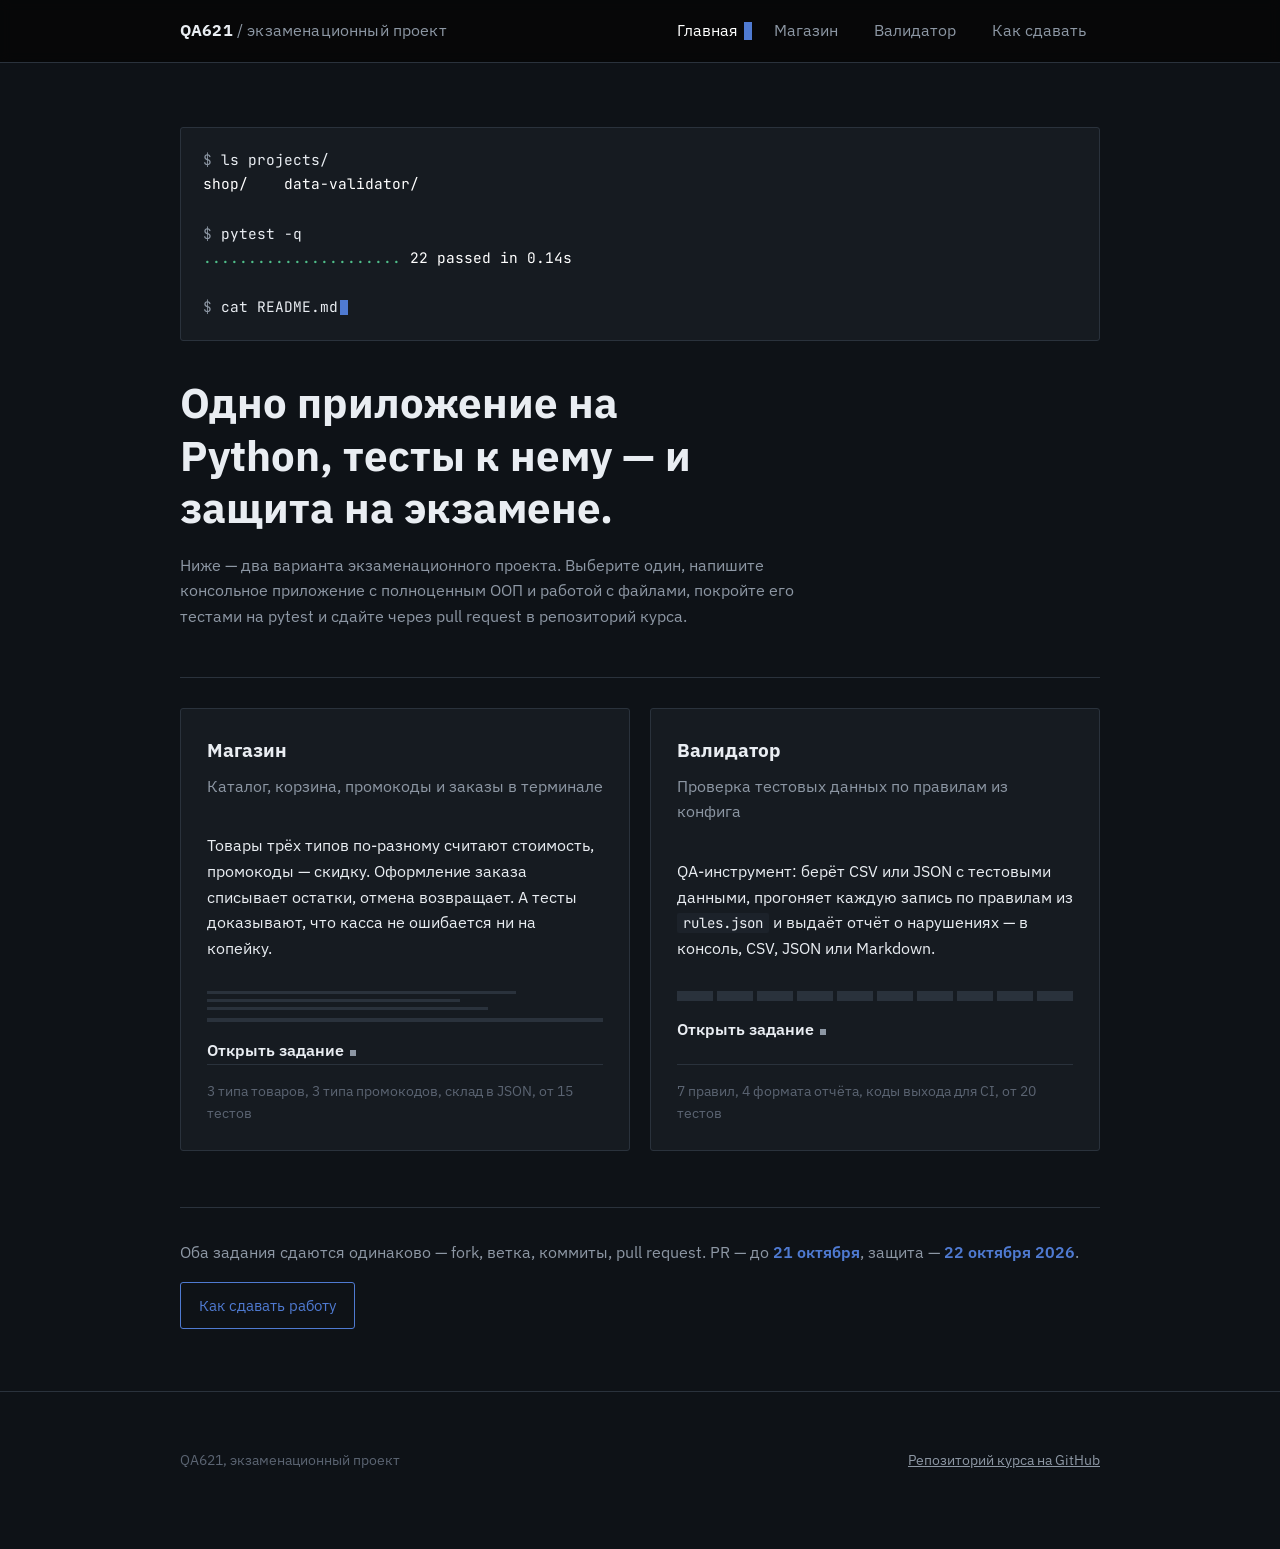
<file: docs/index.html>
<!doctype html>
<html lang="ru">
<head>
  <meta charset="utf-8" />
  <meta name="viewport" content="width=device-width, initial-scale=1" />
  <title>QA621 — экзаменационный проект</title>
  <meta name="description" content="Два варианта экзаменационного проекта курса QA621: Магазин и Валидатор. Выберите один, реализуйте на Python с тестами на pytest и сдайте через pull request." />
  <link rel="stylesheet" href="assets/style.css" />
</head>
<body>
  <header class="site-header">
    <div class="shell nav">
      <a class="nav-brand" href="index.html">QA621 <span class="dim">/ экзаменационный проект</span></a>
      <button class="nav-toggle" aria-expanded="false" aria-controls="nav-links" aria-label="Открыть меню"><span></span></button>
      <ul class="nav-links" id="nav-links">
        <li><a href="index.html" aria-current="page">Главная</a></li>
        <li><a href="shop.html">Магазин</a></li>
        <li><a href="validator.html">Валидатор</a></li>
        <li><a href="submission.html">Как сдавать</a></li>
      </ul>
    </div>
  </header>

  <section class="hero shell">
    <div class="terminal" role="img" aria-label="Терминал: ls projects/ выводит shop и data-validator, pytest -q сообщает, что все тесты прошли, затем cat README.md">
      <div class="line"><span class="prompt">$ </span><span class="type-cmd" style="--n:12; --d:0.15s">ls projects/</span></div>
      <div class="line type-out" style="--d:0.85s"><span class="out">shop/    data-validator/</span></div>
      <div class="line">&nbsp;</div>
      <div class="line"><span class="prompt">$ </span><span class="type-cmd" style="--n:9; --d:1.25s">pytest -q</span></div>
      <div class="line type-out" style="--d:1.95s"><span class="pass">......................</span><span class="out"> 22 passed in 0.14s</span></div>
      <div class="line">&nbsp;</div>
      <div class="line"><span class="prompt">$ </span><span class="type-cmd" style="--n:13; --d:2.35s">cat README.md</span><span class="caret" style="--d:2.95s"></span></div>
    </div>

    <h1>Одно приложение на Python, тесты к нему — и защита на экзамене.</h1>
    <p>
      Ниже — два варианта экзаменационного проекта. Выберите один, напишите
      консольное приложение с полноценным ООП и работой с файлами, покройте
      его тестами на pytest и сдайте через pull request в репозиторий курса.
    </p>
  </section>

  <main class="shell">
    <div class="grid-2">
      <a class="card shop" href="shop.html">
        <h3>Магазин</h3>
        <p class="tagline">Каталог, корзина, промокоды и заказы в терминале</p>
        <p>
          Товары трёх типов по-разному считают стоимость, промокоды — скидку.
          Оформление заказа списывает остатки, отмена возвращает. А тесты
          доказывают, что касса не ошибается ни на копейку.
        </p>
        <div class="receipt" aria-hidden="true">
          <span></span><span></span><span></span><span></span>
        </div>
        <span class="go">Открыть задание</span>
        <div class="meta">3 типа товаров, 3 типа промокодов, склад в JSON, от 15 тестов</div>
      </a>

      <a class="card validator" href="validator.html">
        <h3>Валидатор</h3>
        <p class="tagline">Проверка тестовых данных по правилам из конфига</p>
        <p>
          QA-инструмент: берёт CSV или JSON с тестовыми данными, прогоняет
          каждую запись по правилам из <code>rules.json</code> и выдаёт отчёт
          о нарушениях — в консоль, CSV, JSON или Markdown.
        </p>
        <div class="checks" aria-hidden="true">
          <span></span><span></span><span></span><span class="bad"></span><span></span><span></span><span></span><span class="bad"></span><span></span><span></span>
        </div>
        <span class="go">Открыть задание</span>
        <div class="meta">7 правил, 4 формата отчёта, коды выхода для CI, от 20 тестов</div>
      </a>
    </div>

    <div class="cta-footer">
      <p>Оба задания сдаются одинаково — fork, ветка, коммиты, pull request. PR — до <strong>21 октября</strong>, защита — <strong>22 октября 2026</strong>.</p>
      <a class="btn" href="submission.html">Как сдавать работу</a>
    </div>
  </main>

  <footer class="site-footer">
    <div class="shell row">
      <span>QA621, экзаменационный проект</span>
      <a href="https://github.com/ZakharMarinin/QA621-Final-Project" target="_blank" rel="noopener">Репозиторий курса на GitHub</a>
    </div>
  </footer>

  <script src="assets/script.js"></script>
</body>
</html>
</file>
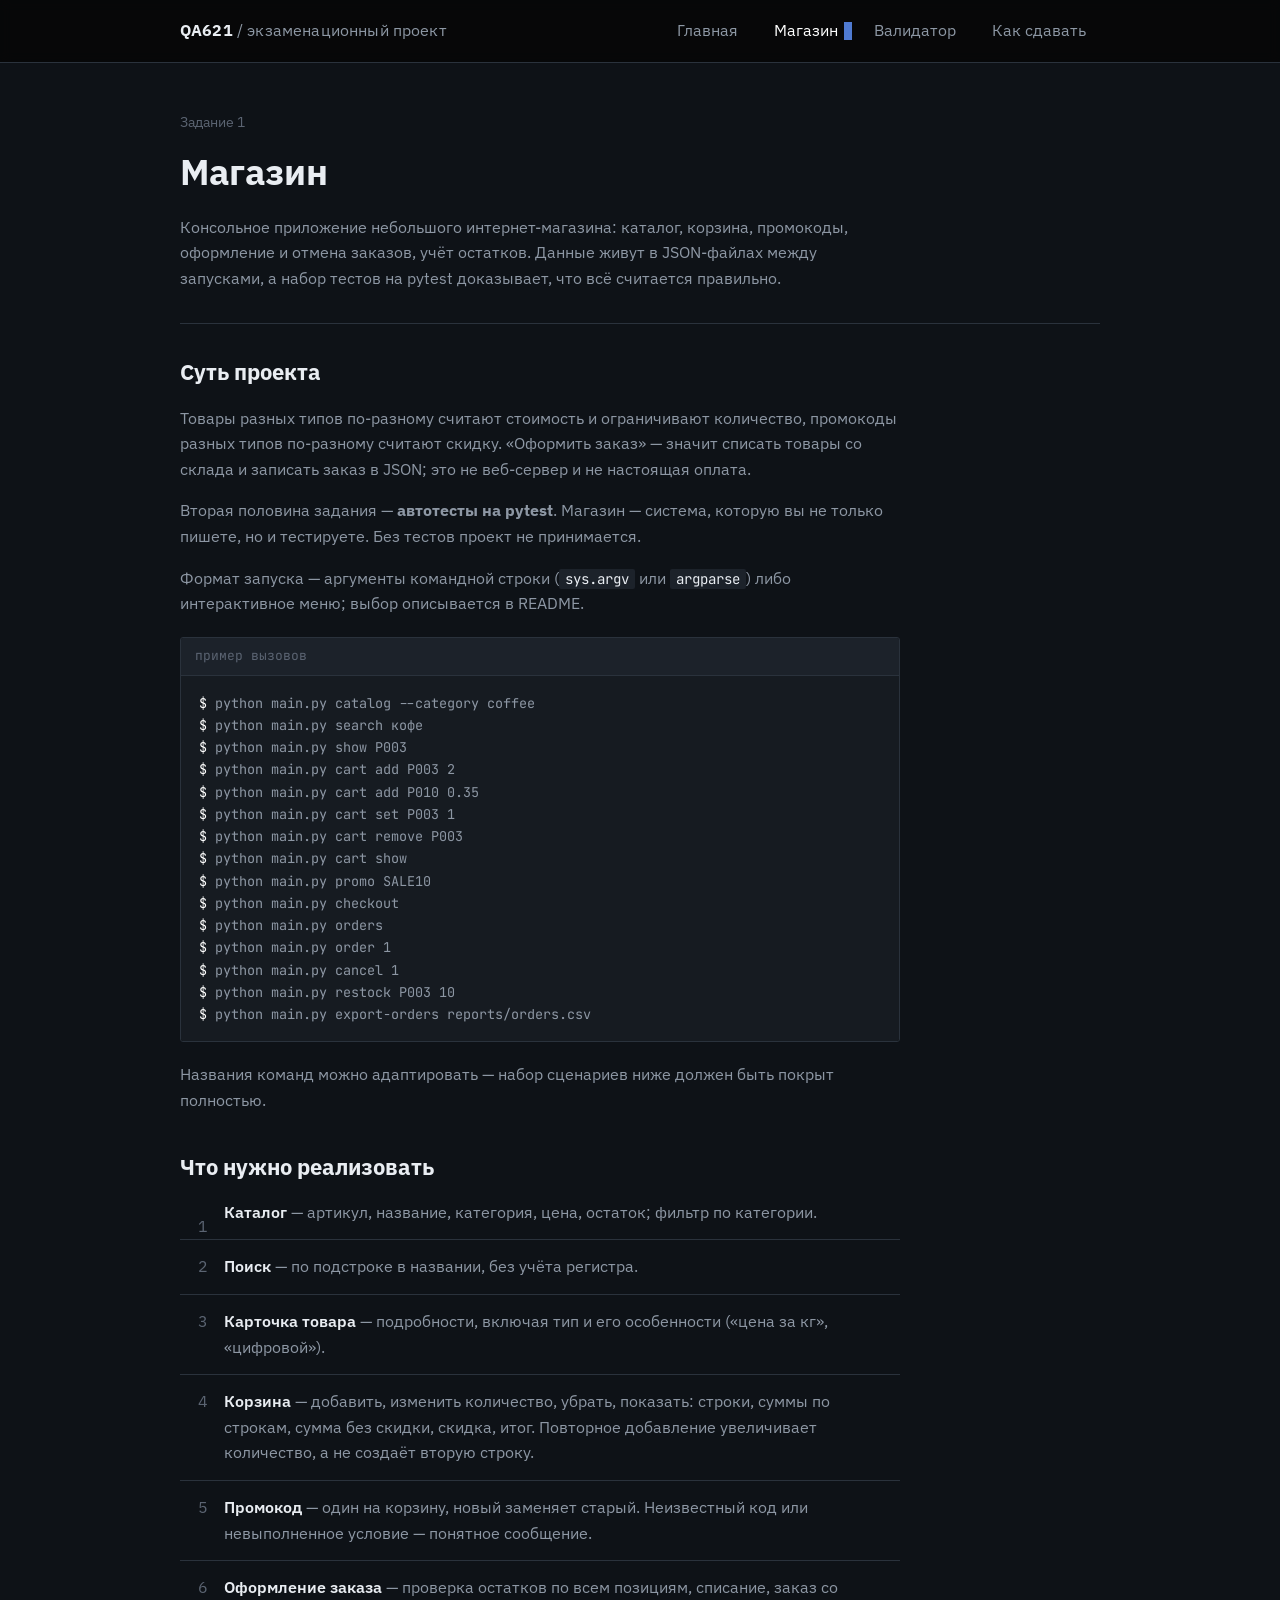
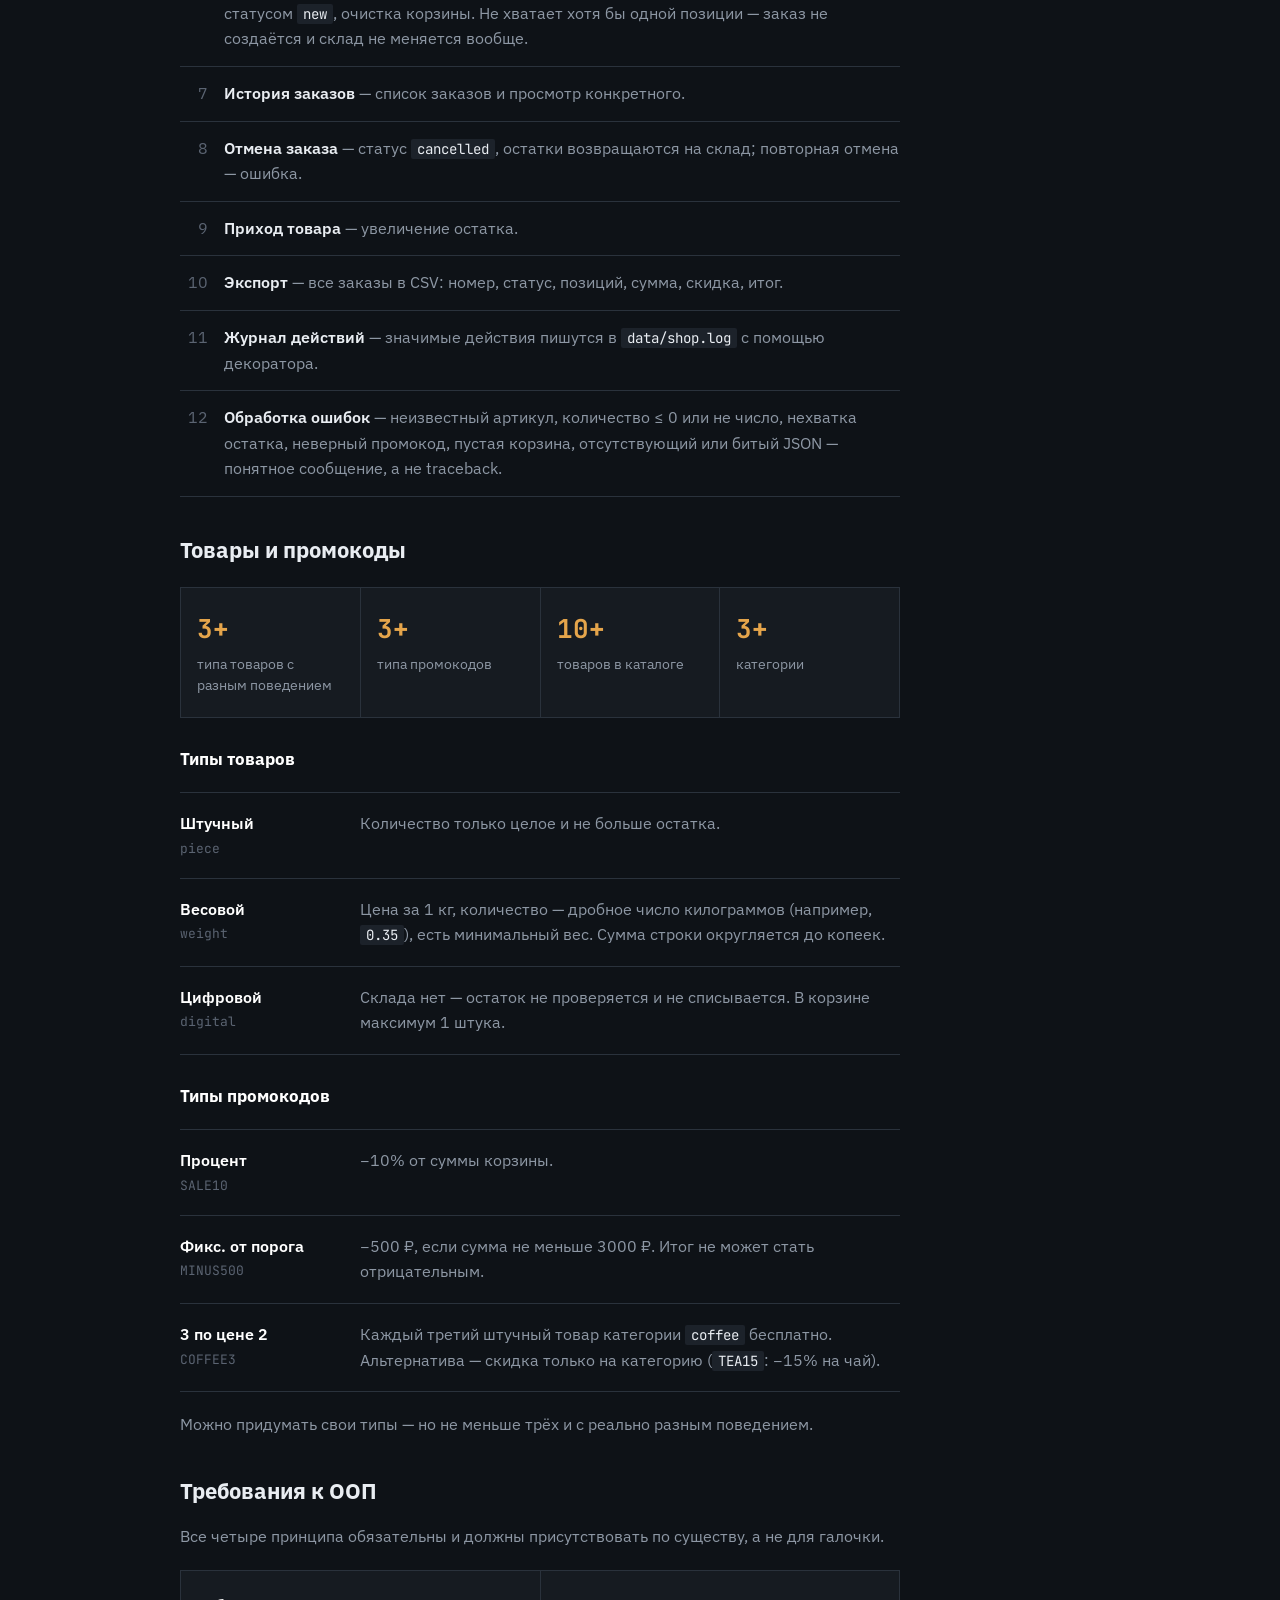
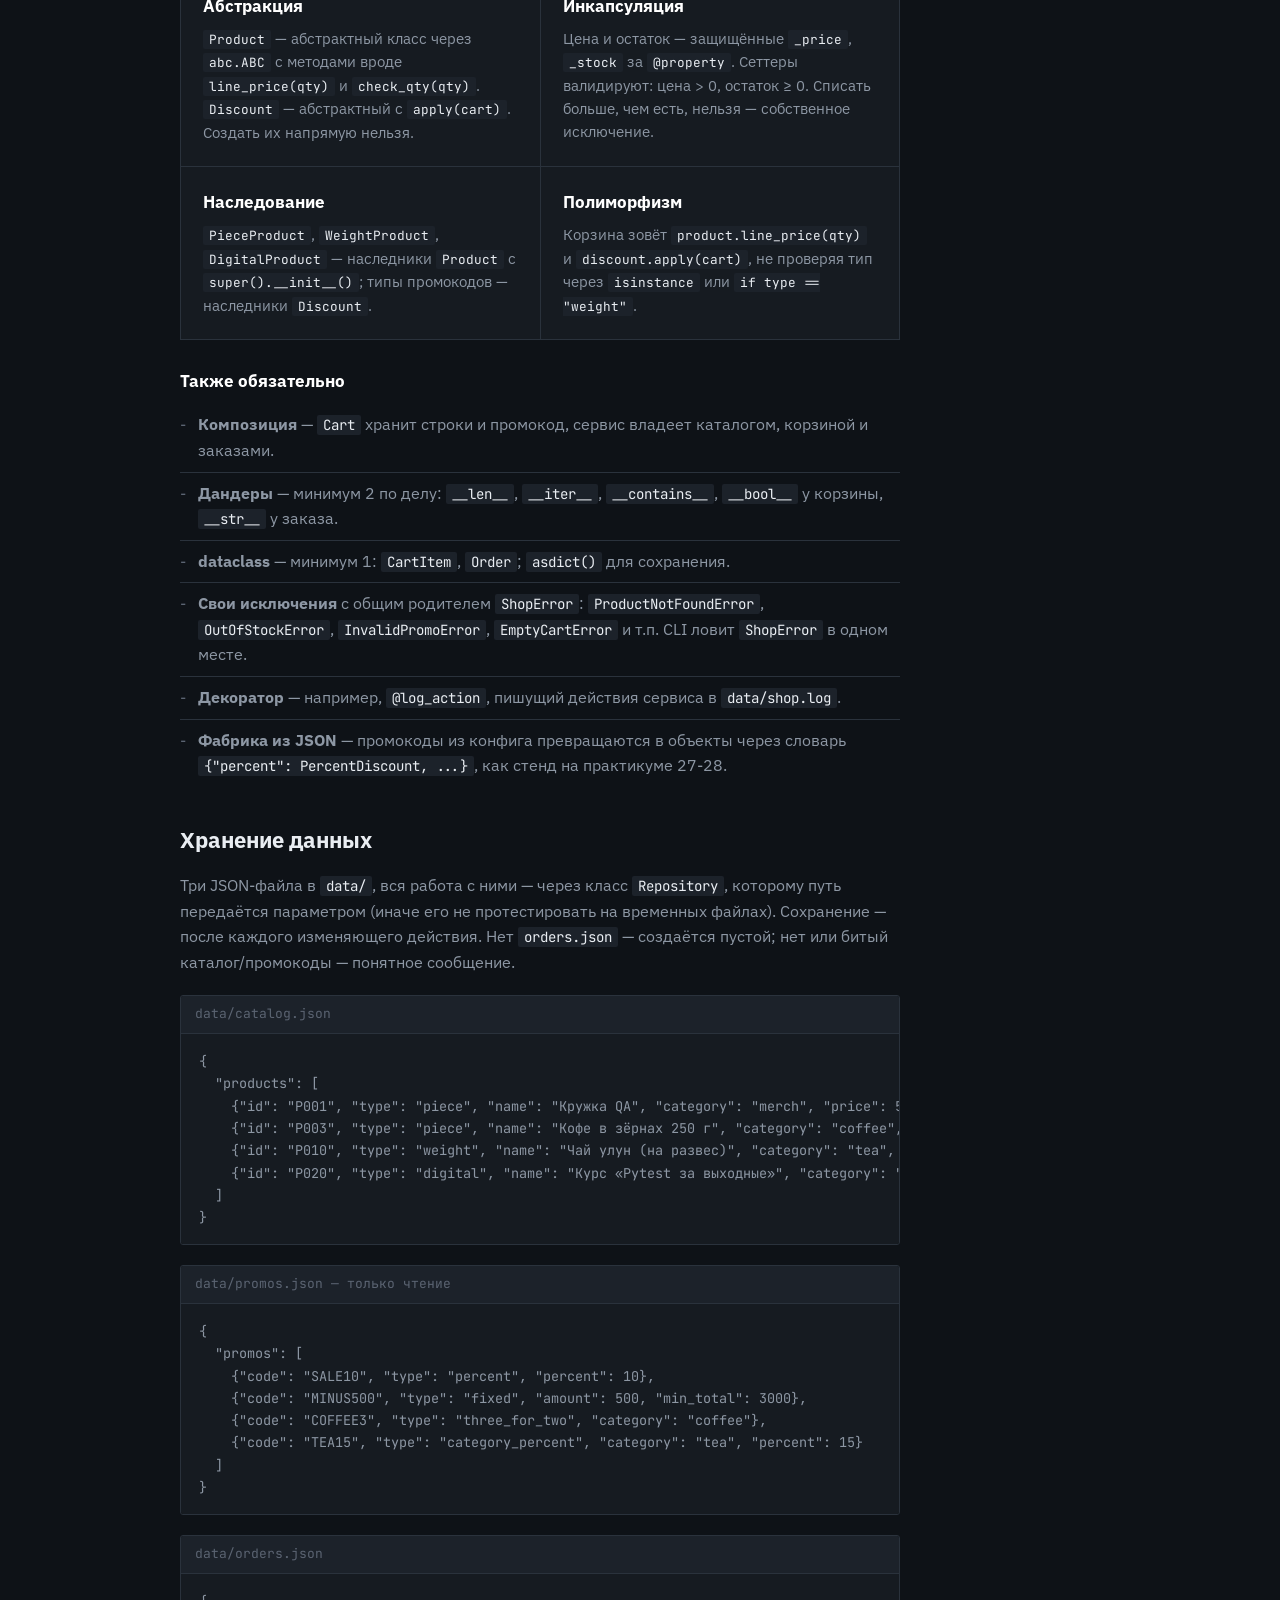
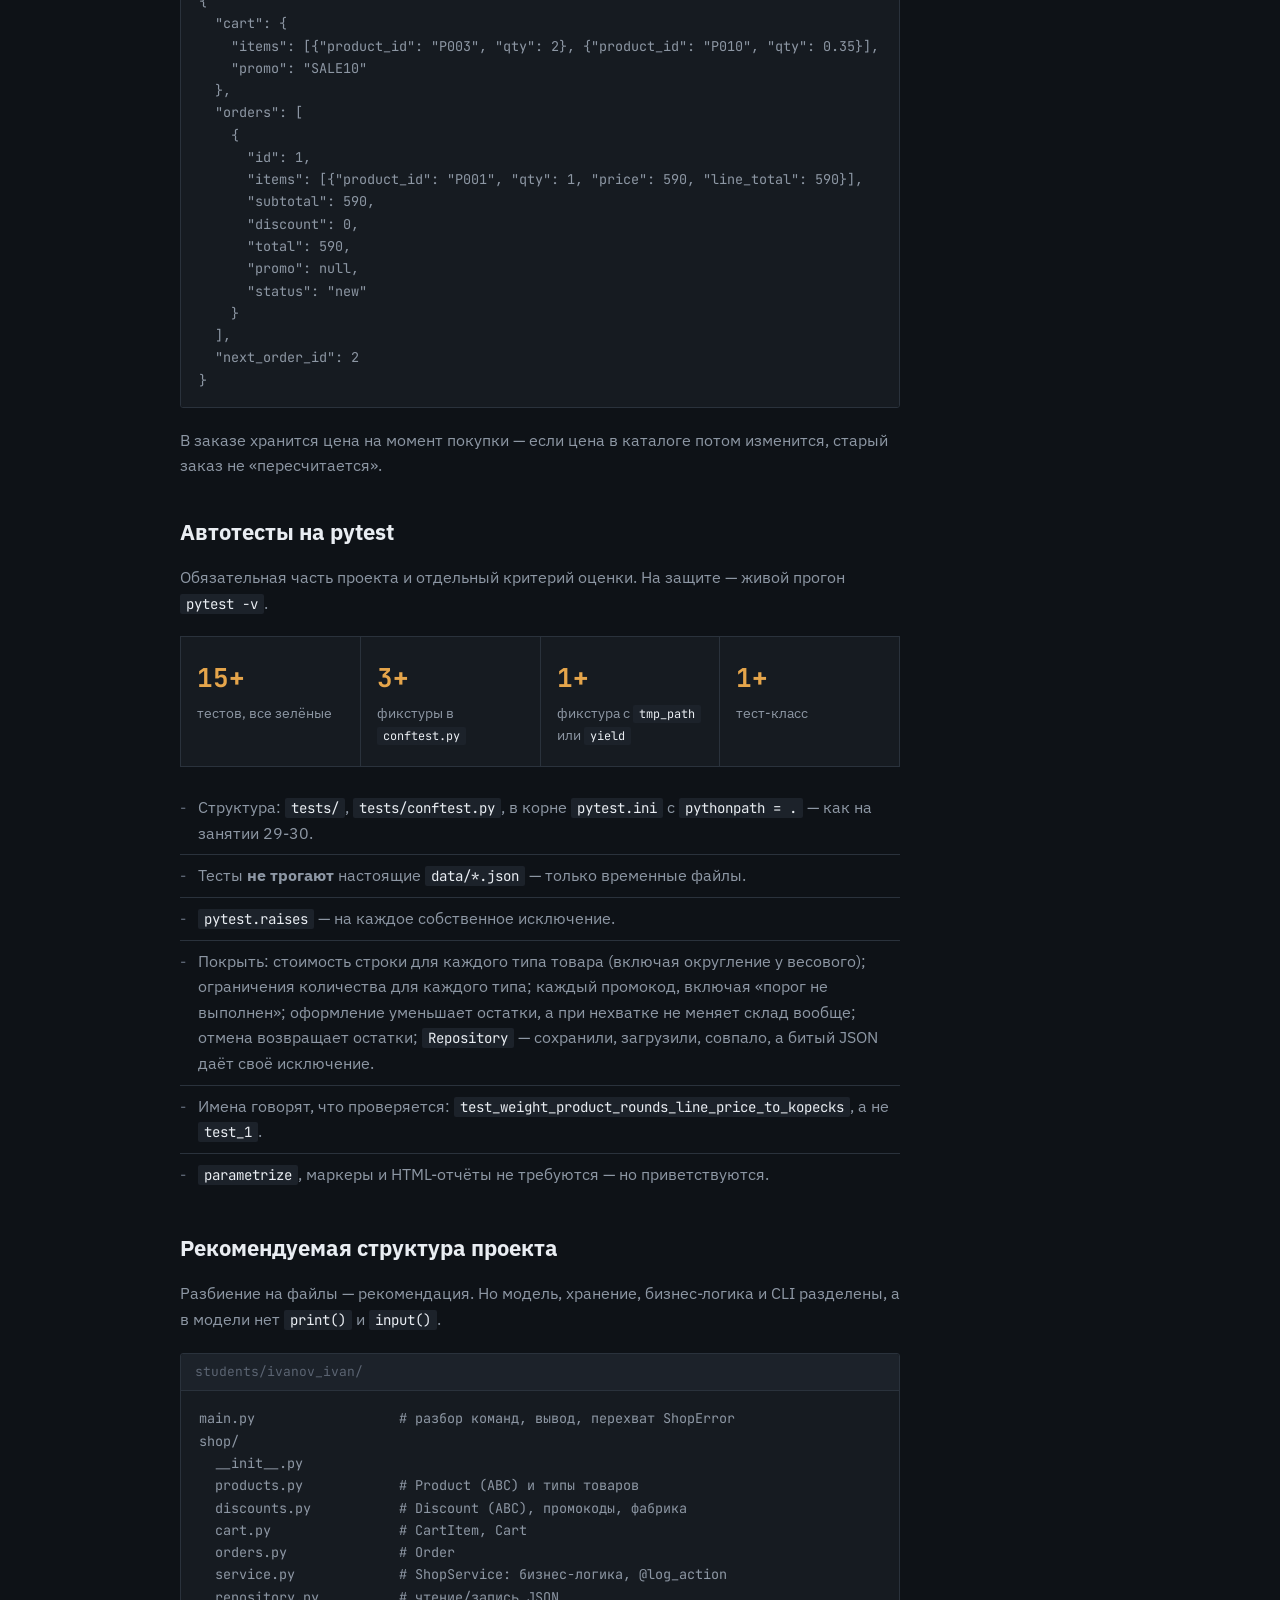
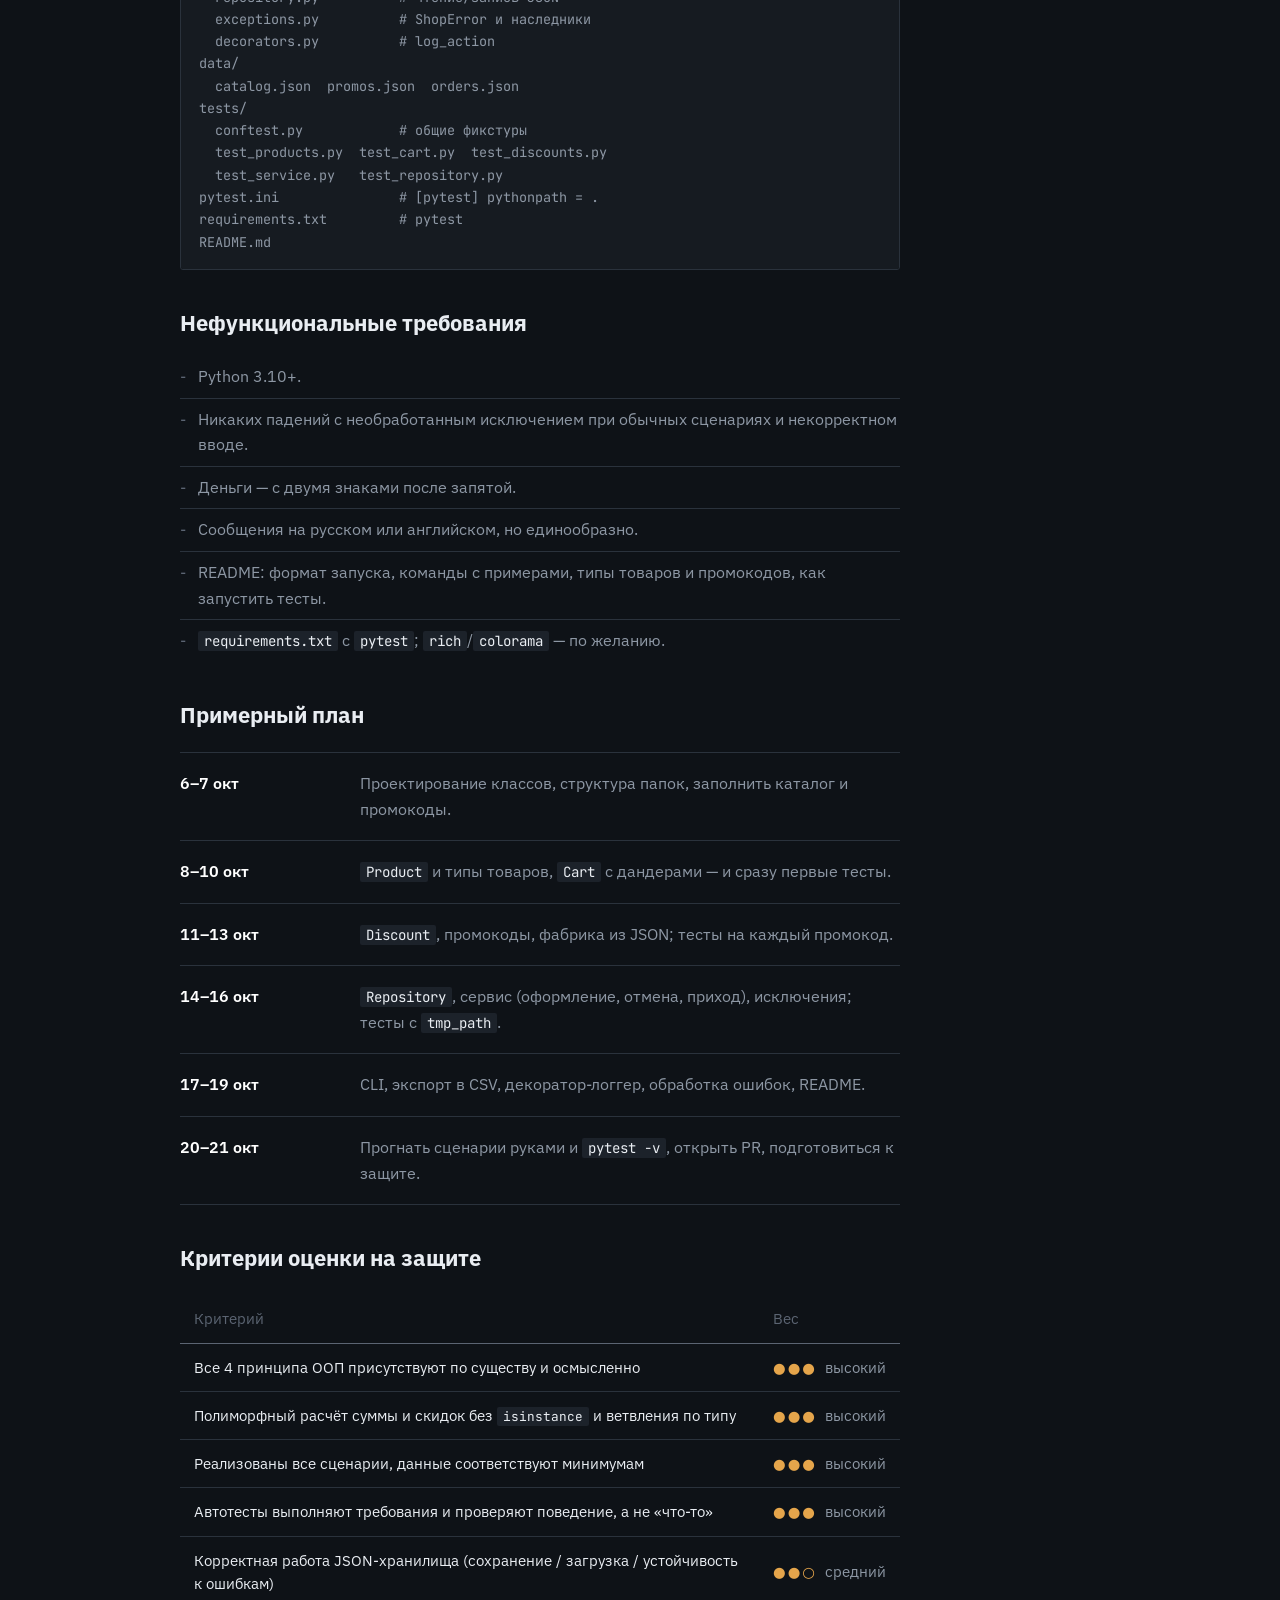
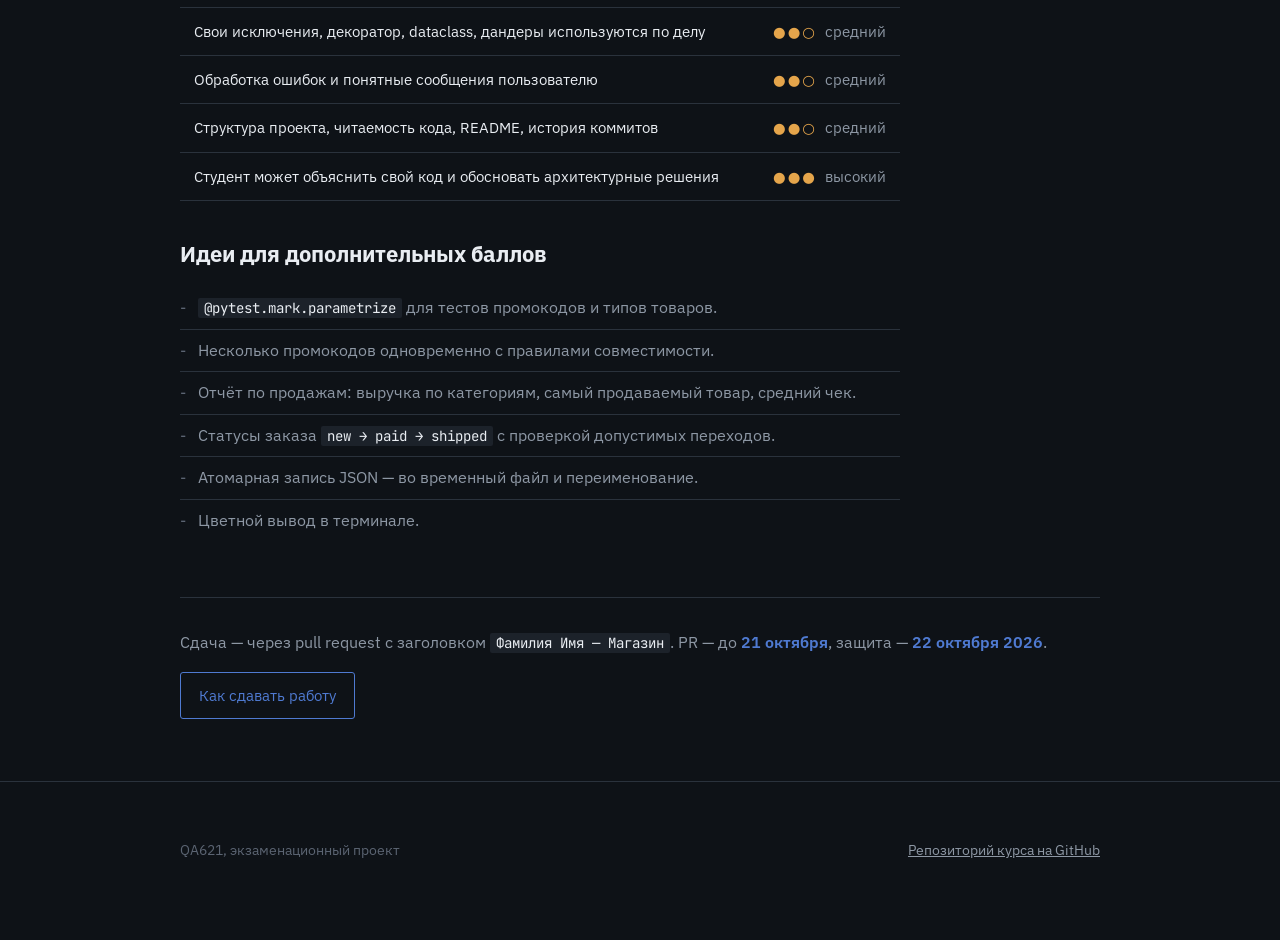
<file: docs/shop.html>
<!doctype html>
<html lang="ru">
<head>
  <meta charset="utf-8" />
  <meta name="viewport" content="width=device-width, initial-scale=1" />
  <title>Магазин — QA621</title>
  <meta name="description" content="ТЗ: Магазин — каталог, корзина, промокоды и заказы в терминале. Требования, ООП, хранение данных, автотесты, критерии оценки." />
  <link rel="stylesheet" href="assets/style.css" />
</head>
<body class="page-shop">
  <header class="site-header">
    <div class="shell nav">
      <a class="nav-brand" href="index.html">QA621 <span class="dim">/ экзаменационный проект</span></a>
      <button class="nav-toggle" aria-expanded="false" aria-controls="nav-links" aria-label="Открыть меню"><span></span></button>
      <ul class="nav-links" id="nav-links">
        <li><a href="index.html">Главная</a></li>
        <li><a href="shop.html" aria-current="page">Магазин</a></li>
        <li><a href="validator.html">Валидатор</a></li>
        <li><a href="submission.html">Как сдавать</a></li>
      </ul>
    </div>
  </header>

  <div class="shell page-title">
    <p class="kicker">Задание 1</p>
    <h1>Магазин</h1>
    <p>
      Консольное приложение небольшого интернет-магазина: каталог, корзина,
      промокоды, оформление и отмена заказов, учёт остатков. Данные живут в
      JSON-файлах между запусками, а набор тестов на pytest доказывает, что
      всё считается правильно.
    </p>
  </div>

  <main class="shell">
    <div class="prose">
      <section>
        <h2>Суть проекта</h2>
        <p>
          Товары разных типов по-разному считают стоимость и ограничивают
          количество, промокоды разных типов по-разному считают скидку.
          «Оформить заказ» — значит списать товары со склада и записать заказ
          в JSON; это не веб-сервер и не настоящая оплата.
        </p>
        <p>
          Вторая половина задания — <strong>автотесты на pytest</strong>.
          Магазин — система, которую вы не только пишете, но и тестируете.
          Без тестов проект не принимается.
        </p>
        <p>
          Формат запуска — аргументы командной строки (<code>sys.argv</code>
          или <code>argparse</code>) либо интерактивное меню; выбор описывается
          в README.
        </p>
        <div class="code-block">
          <div class="tab">пример вызовов</div>
          <pre><span class="hl">$</span> python main.py catalog --category coffee
<span class="hl">$</span> python main.py search кофе
<span class="hl">$</span> python main.py show P003
<span class="hl">$</span> python main.py cart add P003 2
<span class="hl">$</span> python main.py cart add P010 0.35
<span class="hl">$</span> python main.py cart set P003 1
<span class="hl">$</span> python main.py cart remove P003
<span class="hl">$</span> python main.py cart show
<span class="hl">$</span> python main.py promo SALE10
<span class="hl">$</span> python main.py checkout
<span class="hl">$</span> python main.py orders
<span class="hl">$</span> python main.py order 1
<span class="hl">$</span> python main.py cancel 1
<span class="hl">$</span> python main.py restock P003 10
<span class="hl">$</span> python main.py export-orders reports/orders.csv</pre>
        </div>
        <p>Названия команд можно адаптировать — набор сценариев ниже должен быть покрыт полностью.</p>
      </section>

      <section>
        <h2>Что нужно реализовать</h2>
        <ol class="reqs">
          <li><strong>Каталог</strong> — артикул, название, категория, цена, остаток; фильтр по категории.</li>
          <li><strong>Поиск</strong> — по подстроке в названии, без учёта регистра.</li>
          <li><strong>Карточка товара</strong> — подробности, включая тип и его особенности («цена за кг», «цифровой»).</li>
          <li><strong>Корзина</strong> — добавить, изменить количество, убрать, показать: строки, суммы по строкам, сумма без скидки, скидка, итог. Повторное добавление увеличивает количество, а не создаёт вторую строку.</li>
          <li><strong>Промокод</strong> — один на корзину, новый заменяет старый. Неизвестный код или невыполненное условие — понятное сообщение.</li>
          <li><strong>Оформление заказа</strong> — проверка остатков по всем позициям, списание, заказ со статусом <code>new</code>, очистка корзины. Не хватает хотя бы одной позиции — заказ не создаётся и склад не меняется вообще.</li>
          <li><strong>История заказов</strong> — список заказов и просмотр конкретного.</li>
          <li><strong>Отмена заказа</strong> — статус <code>cancelled</code>, остатки возвращаются на склад; повторная отмена — ошибка.</li>
          <li><strong>Приход товара</strong> — увеличение остатка.</li>
          <li><strong>Экспорт</strong> — все заказы в CSV: номер, статус, позиций, сумма, скидка, итог.</li>
          <li><strong>Журнал действий</strong> — значимые действия пишутся в <code>data/shop.log</code> с помощью декоратора.</li>
          <li><strong>Обработка ошибок</strong> — неизвестный артикул, количество ≤ 0 или не число, нехватка остатка, неверный промокод, пустая корзина, отсутствующий или битый JSON — понятное сообщение, а не traceback.</li>
        </ol>
      </section>

      <section>
        <h2>Товары и промокоды</h2>
        <div class="stats">
          <div class="stat"><div class="n">3+</div><div class="label">типа товаров с разным поведением</div></div>
          <div class="stat"><div class="n">3+</div><div class="label">типа промокодов</div></div>
          <div class="stat"><div class="n">10+</div><div class="label">товаров в каталоге</div></div>
          <div class="stat"><div class="n">3+</div><div class="label">категории</div></div>
        </div>
        <h3>Типы товаров</h3>
        <dl class="dl">
          <div class="dl-row">
            <dt>Штучный<span class="code">piece</span></dt>
            <dd>Количество только целое и не больше остатка.</dd>
          </div>
          <div class="dl-row">
            <dt>Весовой<span class="code">weight</span></dt>
            <dd>Цена за 1 кг, количество — дробное число килограммов (например, <code>0.35</code>), есть минимальный вес. Сумма строки округляется до копеек.</dd>
          </div>
          <div class="dl-row">
            <dt>Цифровой<span class="code">digital</span></dt>
            <dd>Склада нет — остаток не проверяется и не списывается. В корзине максимум 1 штука.</dd>
          </div>
        </dl>
        <h3>Типы промокодов</h3>
        <dl class="dl">
          <div class="dl-row">
            <dt>Процент<span class="code">SALE10</span></dt>
            <dd>−10% от суммы корзины.</dd>
          </div>
          <div class="dl-row">
            <dt>Фикс. от порога<span class="code">MINUS500</span></dt>
            <dd>−500 ₽, если сумма не меньше 3000 ₽. Итог не может стать отрицательным.</dd>
          </div>
          <div class="dl-row">
            <dt>3 по цене 2<span class="code">COFFEE3</span></dt>
            <dd>Каждый третий штучный товар категории <code>coffee</code> бесплатно. Альтернатива — скидка только на категорию (<code>TEA15</code>: −15% на чай).</dd>
          </div>
        </dl>
        <p>Можно придумать свои типы — но не меньше трёх и с реально разным поведением.</p>
      </section>

      <section>
        <h2>Требования к ООП</h2>
        <p>Все четыре принципа обязательны и должны присутствовать по существу, а не для галочки.</p>
        <div class="principles">
          <div class="principle">
            <h3>Абстракция</h3>
            <p><code>Product</code> — абстрактный класс через <code>abc.ABC</code> с методами вроде <code>line_price(qty)</code> и <code>check_qty(qty)</code>. <code>Discount</code> — абстрактный с <code>apply(cart)</code>. Создать их напрямую нельзя.</p>
          </div>
          <div class="principle">
            <h3>Инкапсуляция</h3>
            <p>Цена и остаток — защищённые <code>_price</code>, <code>_stock</code> за <code>@property</code>. Сеттеры валидируют: цена &gt; 0, остаток ≥ 0. Списать больше, чем есть, нельзя — собственное исключение.</p>
          </div>
          <div class="principle">
            <h3>Наследование</h3>
            <p><code>PieceProduct</code>, <code>WeightProduct</code>, <code>DigitalProduct</code> — наследники <code>Product</code> с <code>super().__init__()</code>; типы промокодов — наследники <code>Discount</code>.</p>
          </div>
          <div class="principle">
            <h3>Полиморфизм</h3>
            <p>Корзина зовёт <code>product.line_price(qty)</code> и <code>discount.apply(cart)</code>, не проверяя тип через <code>isinstance</code> или <code>if type == "weight"</code>.</p>
          </div>
        </div>
        <h3>Также обязательно</h3>
        <ul class="plain">
          <li><strong>Композиция</strong> — <code>Cart</code> хранит строки и промокод, сервис владеет каталогом, корзиной и заказами.</li>
          <li><strong>Дандеры</strong> — минимум 2 по делу: <code>__len__</code>, <code>__iter__</code>, <code>__contains__</code>, <code>__bool__</code> у корзины, <code>__str__</code> у заказа.</li>
          <li><strong>dataclass</strong> — минимум 1: <code>CartItem</code>, <code>Order</code>; <code>asdict()</code> для сохранения.</li>
          <li><strong>Свои исключения</strong> с общим родителем <code>ShopError</code>: <code>ProductNotFoundError</code>, <code>OutOfStockError</code>, <code>InvalidPromoError</code>, <code>EmptyCartError</code> и т.п. CLI ловит <code>ShopError</code> в одном месте.</li>
          <li><strong>Декоратор</strong> — например, <code>@log_action</code>, пишущий действия сервиса в <code>data/shop.log</code>.</li>
          <li><strong>Фабрика из JSON</strong> — промокоды из конфига превращаются в объекты через словарь <code>{"percent": PercentDiscount, ...}</code>, как стенд на практикуме 27-28.</li>
        </ul>
      </section>

      <section>
        <h2>Хранение данных</h2>
        <p>
          Три JSON-файла в <code>data/</code>, вся работа с ними — через класс
          <code>Repository</code>, которому путь передаётся параметром (иначе его
          не протестировать на временных файлах). Сохранение — после каждого
          изменяющего действия. Нет <code>orders.json</code> — создаётся пустой;
          нет или битый каталог/промокоды — понятное сообщение.
        </p>
        <div class="code-block">
          <div class="tab">data/catalog.json</div>
          <pre>{
  "products": [
    {"id": "P001", "type": "piece", "name": "Кружка QA", "category": "merch", "price": 590, "stock": 12},
    {"id": "P003", "type": "piece", "name": "Кофе в зёрнах 250 г", "category": "coffee", "price": 790, "stock": 8},
    {"id": "P010", "type": "weight", "name": "Чай улун (на развес)", "category": "tea", "price_per_kg": 2400, "min_kg": 0.1, "stock_kg": 3.5},
    {"id": "P020", "type": "digital", "name": "Курс «Pytest за выходные»", "category": "courses", "price": 1990}
  ]
}</pre>
        </div>
        <div class="code-block">
          <div class="tab">data/promos.json — только чтение</div>
          <pre>{
  "promos": [
    {"code": "SALE10", "type": "percent", "percent": 10},
    {"code": "MINUS500", "type": "fixed", "amount": 500, "min_total": 3000},
    {"code": "COFFEE3", "type": "three_for_two", "category": "coffee"},
    {"code": "TEA15", "type": "category_percent", "category": "tea", "percent": 15}
  ]
}</pre>
        </div>
        <div class="code-block">
          <div class="tab">data/orders.json</div>
          <pre>{
  "cart": {
    "items": [{"product_id": "P003", "qty": 2}, {"product_id": "P010", "qty": 0.35}],
    "promo": "SALE10"
  },
  "orders": [
    {
      "id": 1,
      "items": [{"product_id": "P001", "qty": 1, "price": 590, "line_total": 590}],
      "subtotal": 590,
      "discount": 0,
      "total": 590,
      "promo": null,
      "status": "new"
    }
  ],
  "next_order_id": 2
}</pre>
        </div>
        <p>В заказе хранится цена на момент покупки — если цена в каталоге потом изменится, старый заказ не «пересчитается».</p>
      </section>

      <section>
        <h2>Автотесты на pytest</h2>
        <p>Обязательная часть проекта и отдельный критерий оценки. На защите — живой прогон <code>pytest -v</code>.</p>
        <div class="stats">
          <div class="stat"><div class="n">15+</div><div class="label">тестов, все зелёные</div></div>
          <div class="stat"><div class="n">3+</div><div class="label">фикстуры в <code>conftest.py</code></div></div>
          <div class="stat"><div class="n">1+</div><div class="label">фикстура с <code>tmp_path</code> или <code>yield</code></div></div>
          <div class="stat"><div class="n">1+</div><div class="label">тест-класс</div></div>
        </div>
        <ul class="plain">
          <li>Структура: <code>tests/</code>, <code>tests/conftest.py</code>, в корне <code>pytest.ini</code> с <code>pythonpath = .</code> — как на занятии 29-30.</li>
          <li>Тесты <strong>не трогают</strong> настоящие <code>data/*.json</code> — только временные файлы.</li>
          <li><code>pytest.raises</code> — на каждое собственное исключение.</li>
          <li>Покрыть: стоимость строки для каждого типа товара (включая округление у весового); ограничения количества для каждого типа; каждый промокод, включая «порог не выполнен»; оформление уменьшает остатки, а при нехватке не меняет склад вообще; отмена возвращает остатки; <code>Repository</code> — сохранили, загрузили, совпало, а битый JSON даёт своё исключение.</li>
          <li>Имена говорят, что проверяется: <code>test_weight_product_rounds_line_price_to_kopecks</code>, а не <code>test_1</code>.</li>
          <li><code>parametrize</code>, маркеры и HTML-отчёты не требуются — но приветствуются.</li>
        </ul>
      </section>

      <section>
        <h2>Рекомендуемая структура проекта</h2>
        <p>Разбиение на файлы — рекомендация. Но модель, хранение, бизнес-логика и CLI разделены, а в модели нет <code>print()</code> и <code>input()</code>.</p>
        <div class="code-block">
          <div class="tab">students/ivanov_ivan/</div>
          <pre>main.py                  # разбор команд, вывод, перехват ShopError
shop/
  __init__.py
  products.py            # Product (ABC) и типы товаров
  discounts.py           # Discount (ABC), промокоды, фабрика
  cart.py                # CartItem, Cart
  orders.py              # Order
  service.py             # ShopService: бизнес-логика, @log_action
  repository.py          # чтение/запись JSON
  exceptions.py          # ShopError и наследники
  decorators.py          # log_action
data/
  catalog.json  promos.json  orders.json
tests/
  conftest.py            # общие фикстуры
  test_products.py  test_cart.py  test_discounts.py
  test_service.py   test_repository.py
pytest.ini               # [pytest] pythonpath = .
requirements.txt         # pytest
README.md</pre>
        </div>
      </section>

      <section>
        <h2>Нефункциональные требования</h2>
        <ul class="plain">
          <li>Python 3.10+.</li>
          <li>Никаких падений с необработанным исключением при обычных сценариях и некорректном вводе.</li>
          <li>Деньги — с двумя знаками после запятой.</li>
          <li>Сообщения на русском или английском, но единообразно.</li>
          <li>README: формат запуска, команды с примерами, типы товаров и промокодов, как запустить тесты.</li>
          <li><code>requirements.txt</code> с <code>pytest</code>; <code>rich</code>/<code>colorama</code> — по желанию.</li>
        </ul>
      </section>

      <section>
        <h2>Примерный план</h2>
        <dl class="dl">
          <div class="dl-row"><dt>6–7 окт</dt><dd>Проектирование классов, структура папок, заполнить каталог и промокоды.</dd></div>
          <div class="dl-row"><dt>8–10 окт</dt><dd><code>Product</code> и типы товаров, <code>Cart</code> с дандерами — и сразу первые тесты.</dd></div>
          <div class="dl-row"><dt>11–13 окт</dt><dd><code>Discount</code>, промокоды, фабрика из JSON; тесты на каждый промокод.</dd></div>
          <div class="dl-row"><dt>14–16 окт</dt><dd><code>Repository</code>, сервис (оформление, отмена, приход), исключения; тесты с <code>tmp_path</code>.</dd></div>
          <div class="dl-row"><dt>17–19 окт</dt><dd>CLI, экспорт в CSV, декоратор-логгер, обработка ошибок, README.</dd></div>
          <div class="dl-row"><dt>20–21 окт</dt><dd>Прогнать сценарии руками и <code>pytest -v</code>, открыть PR, подготовиться к защите.</dd></div>
        </dl>
      </section>

      <section>
        <h2>Критерии оценки на защите</h2>
        <div class="table-wrap">
          <table class="criteria">
            <thead>
              <tr><th>Критерий</th><th>Вес</th></tr>
            </thead>
            <tbody>
              <tr><td>Все 4 принципа ООП присутствуют по существу и осмысленно</td><td class="weight"><span class="dots" aria-hidden="true">●●●</span>высокий</td></tr>
              <tr><td>Полиморфный расчёт суммы и скидок без <code>isinstance</code> и ветвления по типу</td><td class="weight"><span class="dots" aria-hidden="true">●●●</span>высокий</td></tr>
              <tr><td>Реализованы все сценарии, данные соответствуют минимумам</td><td class="weight"><span class="dots" aria-hidden="true">●●●</span>высокий</td></tr>
              <tr><td>Автотесты выполняют требования и проверяют поведение, а не «что-то»</td><td class="weight"><span class="dots" aria-hidden="true">●●●</span>высокий</td></tr>
              <tr><td>Корректная работа JSON-хранилища (сохранение / загрузка / устойчивость к ошибкам)</td><td class="weight"><span class="dots" aria-hidden="true">●●○</span>средний</td></tr>
              <tr><td>Свои исключения, декоратор, dataclass, дандеры используются по делу</td><td class="weight"><span class="dots" aria-hidden="true">●●○</span>средний</td></tr>
              <tr><td>Обработка ошибок и понятные сообщения пользователю</td><td class="weight"><span class="dots" aria-hidden="true">●●○</span>средний</td></tr>
              <tr><td>Структура проекта, читаемость кода, README, история коммитов</td><td class="weight"><span class="dots" aria-hidden="true">●●○</span>средний</td></tr>
              <tr><td>Студент может объяснить свой код и обосновать архитектурные решения</td><td class="weight"><span class="dots" aria-hidden="true">●●●</span>высокий</td></tr>
            </tbody>
          </table>
        </div>
      </section>

      <section>
        <h2>Идеи для дополнительных баллов</h2>
        <ul class="plain">
          <li><code>@pytest.mark.parametrize</code> для тестов промокодов и типов товаров.</li>
          <li>Несколько промокодов одновременно с правилами совместимости.</li>
          <li>Отчёт по продажам: выручка по категориям, самый продаваемый товар, средний чек.</li>
          <li>Статусы заказа <code>new → paid → shipped</code> с проверкой допустимых переходов.</li>
          <li>Атомарная запись JSON — во временный файл и переименование.</li>
          <li>Цветной вывод в терминале.</li>
        </ul>
      </section>
    </div>

    <div class="cta-footer">
      <p>Сдача — через pull request с заголовком <code>Фамилия Имя — Магазин</code>. PR — до <strong>21 октября</strong>, защита — <strong>22 октября 2026</strong>.</p>
      <a class="btn" href="submission.html">Как сдавать работу</a>
    </div>
  </main>

  <footer class="site-footer">
    <div class="shell row">
      <span>QA621, экзаменационный проект</span>
      <a href="https://github.com/ZakharMarinin/QA621-Final-Project" target="_blank" rel="noopener">Репозиторий курса на GitHub</a>
    </div>
  </footer>

  <script src="assets/script.js"></script>
</body>
</html>
</file>
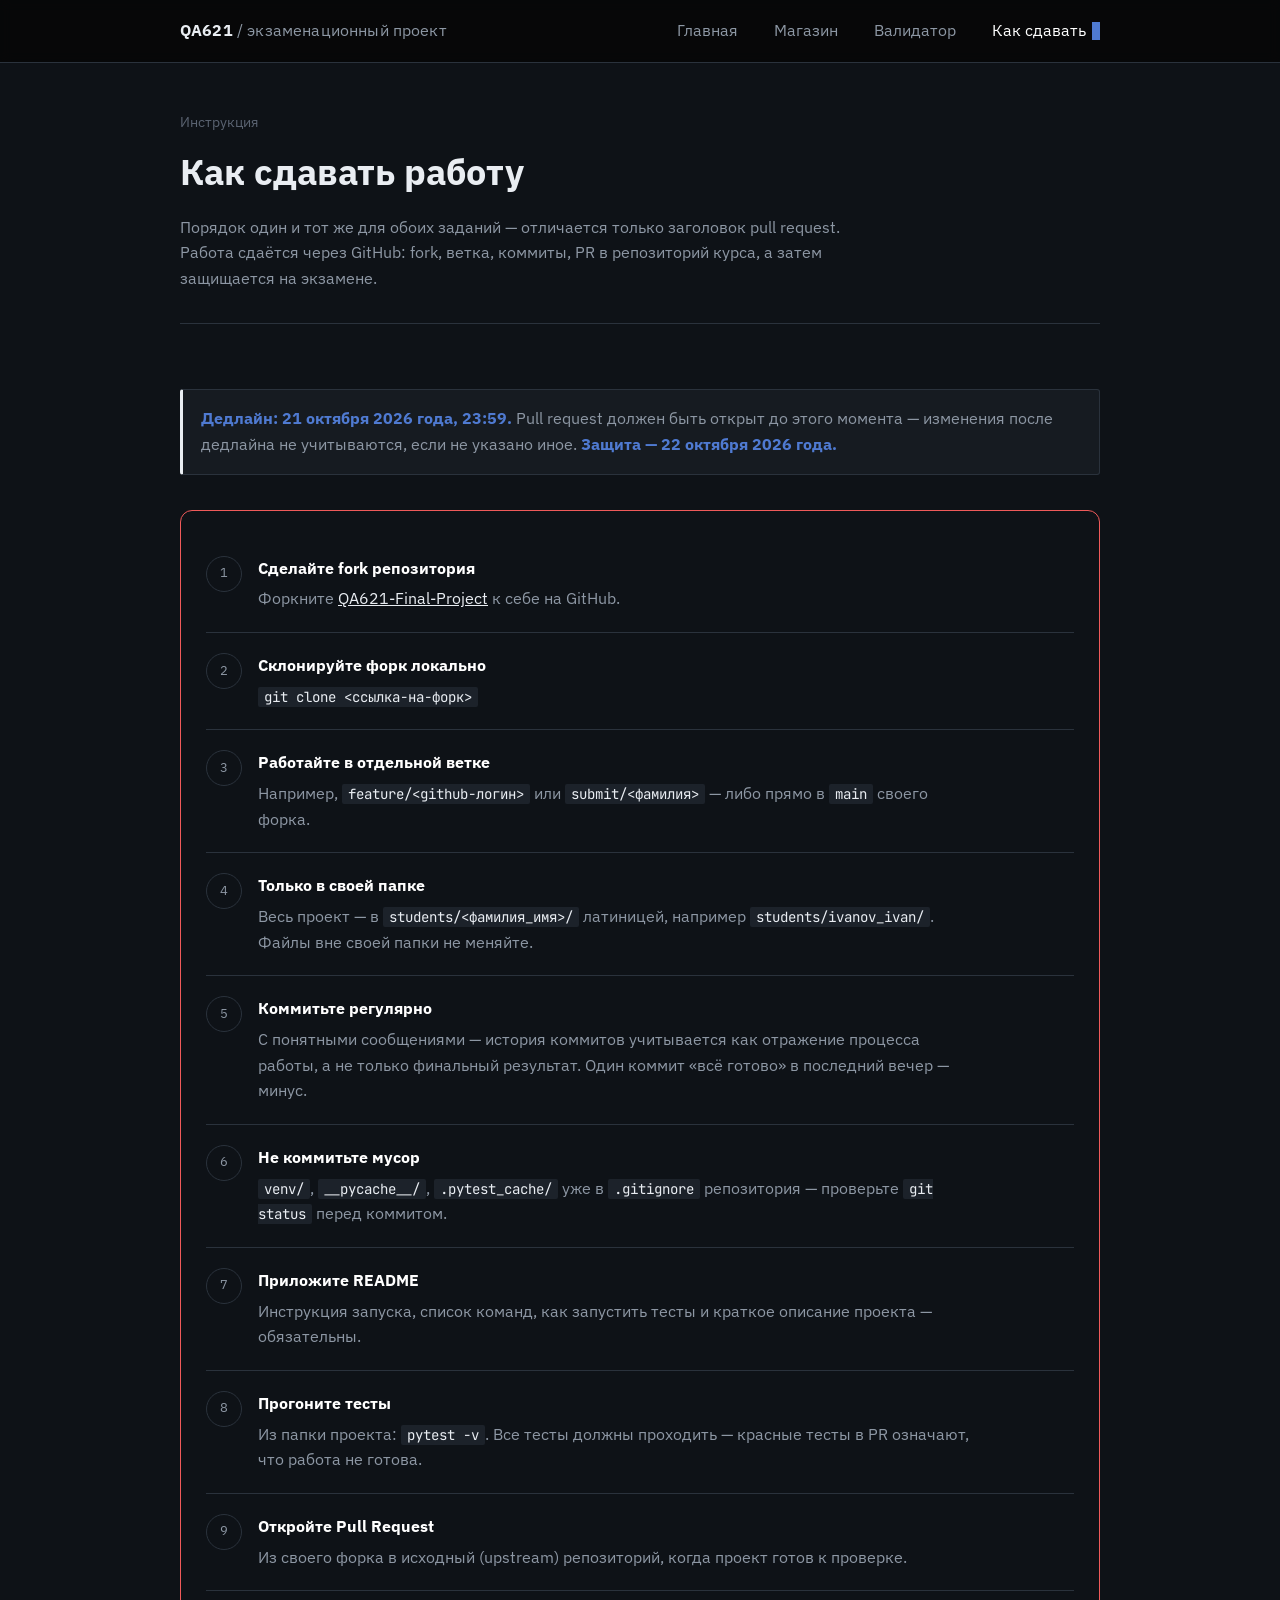
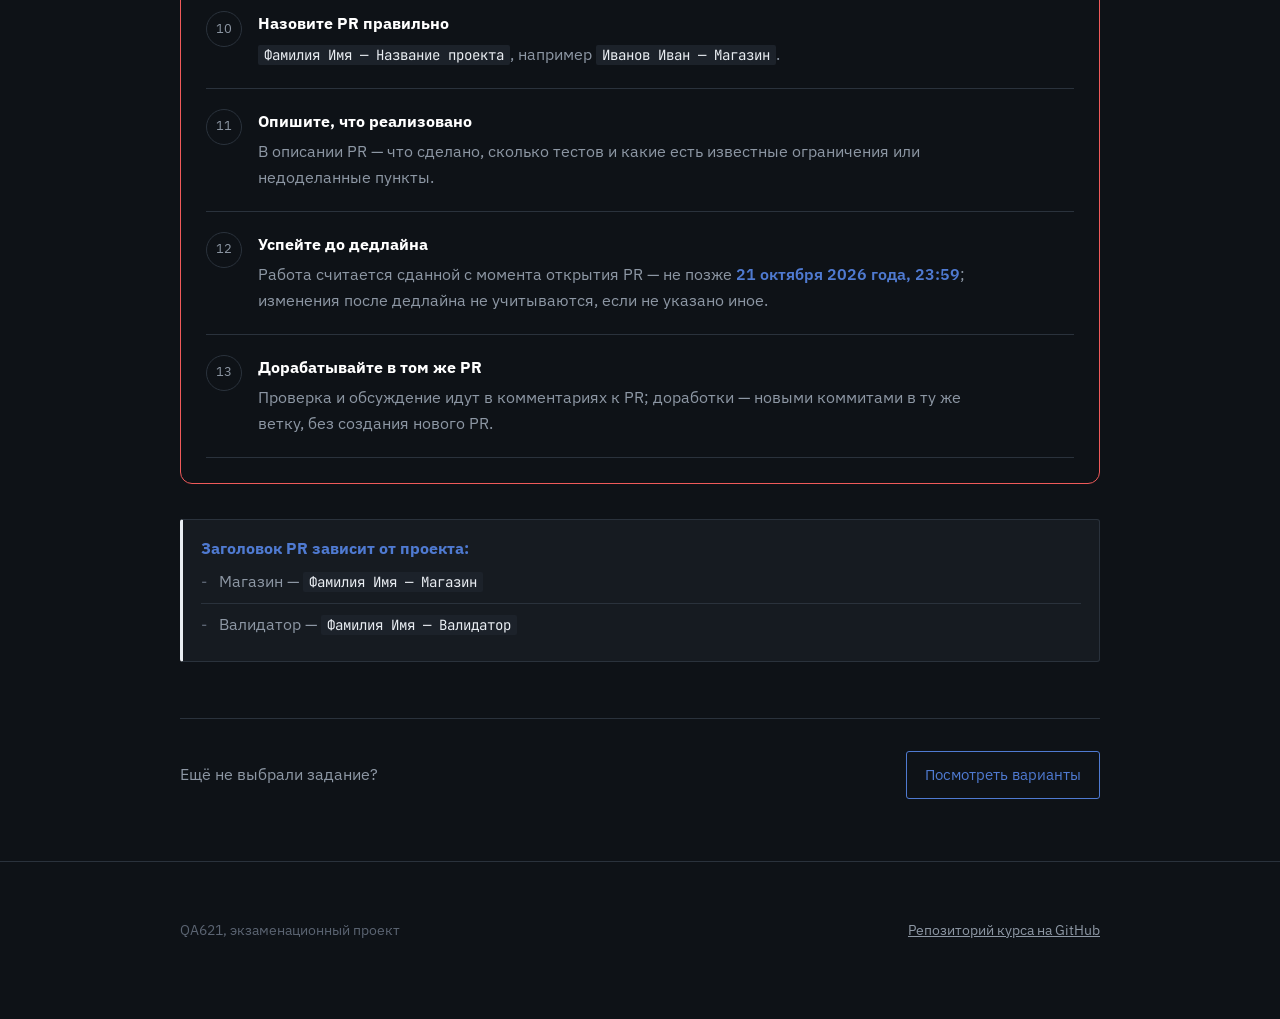
<file: docs/submission.html>
<!doctype html>
<html lang="ru">
<head>
  <meta charset="utf-8" />
  <meta name="viewport" content="width=device-width, initial-scale=1" />
  <title>Как сдавать работу — QA621</title>
  <meta name="description" content="Пошаговая инструкция сдачи экзаменационного проекта QA621 через fork и pull request на GitHub и порядок защиты." />
  <link rel="stylesheet" href="assets/style.css" />
</head>
<body>
  <header class="site-header">
    <div class="shell nav">
      <a class="nav-brand" href="index.html">QA621 <span class="dim">/ экзаменационный проект</span></a>
      <button class="nav-toggle" aria-expanded="false" aria-controls="nav-links" aria-label="Открыть меню"><span></span></button>
      <ul class="nav-links" id="nav-links">
        <li><a href="index.html">Главная</a></li>
        <li><a href="shop.html">Магазин</a></li>
        <li><a href="validator.html">Валидатор</a></li>
        <li><a href="submission.html" aria-current="page">Как сдавать</a></li>
      </ul>
    </div>
  </header>

  <div class="shell page-title">
    <p class="kicker">Инструкция</p>
    <h1>Как сдавать работу</h1>
    <p>
      Порядок один и тот же для обоих заданий — отличается только заголовок
      pull request. Работа сдаётся через GitHub: fork, ветка, коммиты, PR в
      репозиторий курса, а затем защищается на экзамене.
    </p>
  </div>

  <main class="shell">
    <div class="prose">
      <div class="callout">
        <strong>Дедлайн: 21 октября 2026 года, 23:59.</strong> Pull request
        должен быть открыт до этого момента — изменения после дедлайна не
        учитываются, если не указано иное. <strong>Защита — 22 октября 2026
        года.</strong>
      </div>

      <div class="steps">
        <div class="step">
          <h3>Сделайте fork репозитория</h3>
          <p>Форкните <a href="https://github.com/ZakharMarinin/QA621-Final-Project" target="_blank" rel="noopener">QA621-Final-Project</a> к себе на GitHub.</p>
        </div>
        <div class="step">
          <h3>Склонируйте форк локально</h3>
          <p><code>git clone &lt;ссылка-на-форк&gt;</code></p>
        </div>
        <div class="step">
          <h3>Работайте в отдельной ветке</h3>
          <p>Например, <code>feature/&lt;github-логин&gt;</code> или <code>submit/&lt;фамилия&gt;</code> — либо прямо в <code>main</code> своего форка.</p>
        </div>
        <div class="step">
          <h3>Только в своей папке</h3>
          <p>Весь проект — в <code>students/&lt;фамилия_имя&gt;/</code> латиницей, например <code>students/ivanov_ivan/</code>. Файлы вне своей папки не меняйте.</p>
        </div>
        <div class="step">
          <h3>Коммитьте регулярно</h3>
          <p>С понятными сообщениями — история коммитов учитывается как отражение процесса работы, а не только финальный результат. Один коммит «всё готово» в последний вечер — минус.</p>
        </div>
        <div class="step">
          <h3>Не коммитьте мусор</h3>
          <p><code>venv/</code>, <code>__pycache__/</code>, <code>.pytest_cache/</code> уже в <code>.gitignore</code> репозитория — проверьте <code>git status</code> перед коммитом.</p>
        </div>
        <div class="step">
          <h3>Приложите README</h3>
          <p>Инструкция запуска, список команд, как запустить тесты и краткое описание проекта — обязательны.</p>
        </div>
        <div class="step">
          <h3>Прогоните тесты</h3>
          <p>Из папки проекта: <code>pytest -v</code>. Все тесты должны проходить — красные тесты в PR означают, что работа не готова.</p>
        </div>
        <div class="step">
          <h3>Откройте Pull Request</h3>
          <p>Из своего форка в исходный (upstream) репозиторий, когда проект готов к проверке.</p>
        </div>
        <div class="step">
          <h3>Назовите PR правильно</h3>
          <p><code>Фамилия Имя — Название проекта</code>, например <code>Иванов Иван — Магазин</code>.</p>
        </div>
        <div class="step">
          <h3>Опишите, что реализовано</h3>
          <p>В описании PR — что сделано, сколько тестов и какие есть известные ограничения или недоделанные пункты.</p>
        </div>
        <div class="step">
          <h3>Успейте до дедлайна</h3>
          <p>Работа считается сданной с момента открытия PR — не позже <strong>21 октября 2026 года, 23:59</strong>; изменения после дедлайна не учитываются, если не указано иное.</p>
        </div>
        <div class="step">
          <h3>Дорабатывайте в том же PR</h3>
          <p>Проверка и обсуждение идут в комментариях к PR; доработки — новыми коммитами в ту же ветку, без создания нового PR.</p>
        </div>
      </div>

      <div class="callout">
        <strong>Заголовок PR зависит от проекта:</strong>
        <ul class="plain">
          <li>Магазин — <code>Фамилия Имя — Магазин</code></li>
          <li>Валидатор — <code>Фамилия Имя — Валидатор</code></li>
        </ul>
      </div>

    </div>

    <div class="cta-footer">
      <p>Ещё не выбрали задание?</p>
      <a class="btn" href="index.html">Посмотреть варианты</a>
    </div>
  </main>

  <footer class="site-footer">
    <div class="shell row">
      <span>QA621, экзаменационный проект</span>
      <a href="https://github.com/ZakharMarinin/QA621-Final-Project" target="_blank" rel="noopener">Репозиторий курса на GitHub</a>
    </div>
  </footer>

  <script src="assets/script.js"></script>
</body>
</html>
</file>
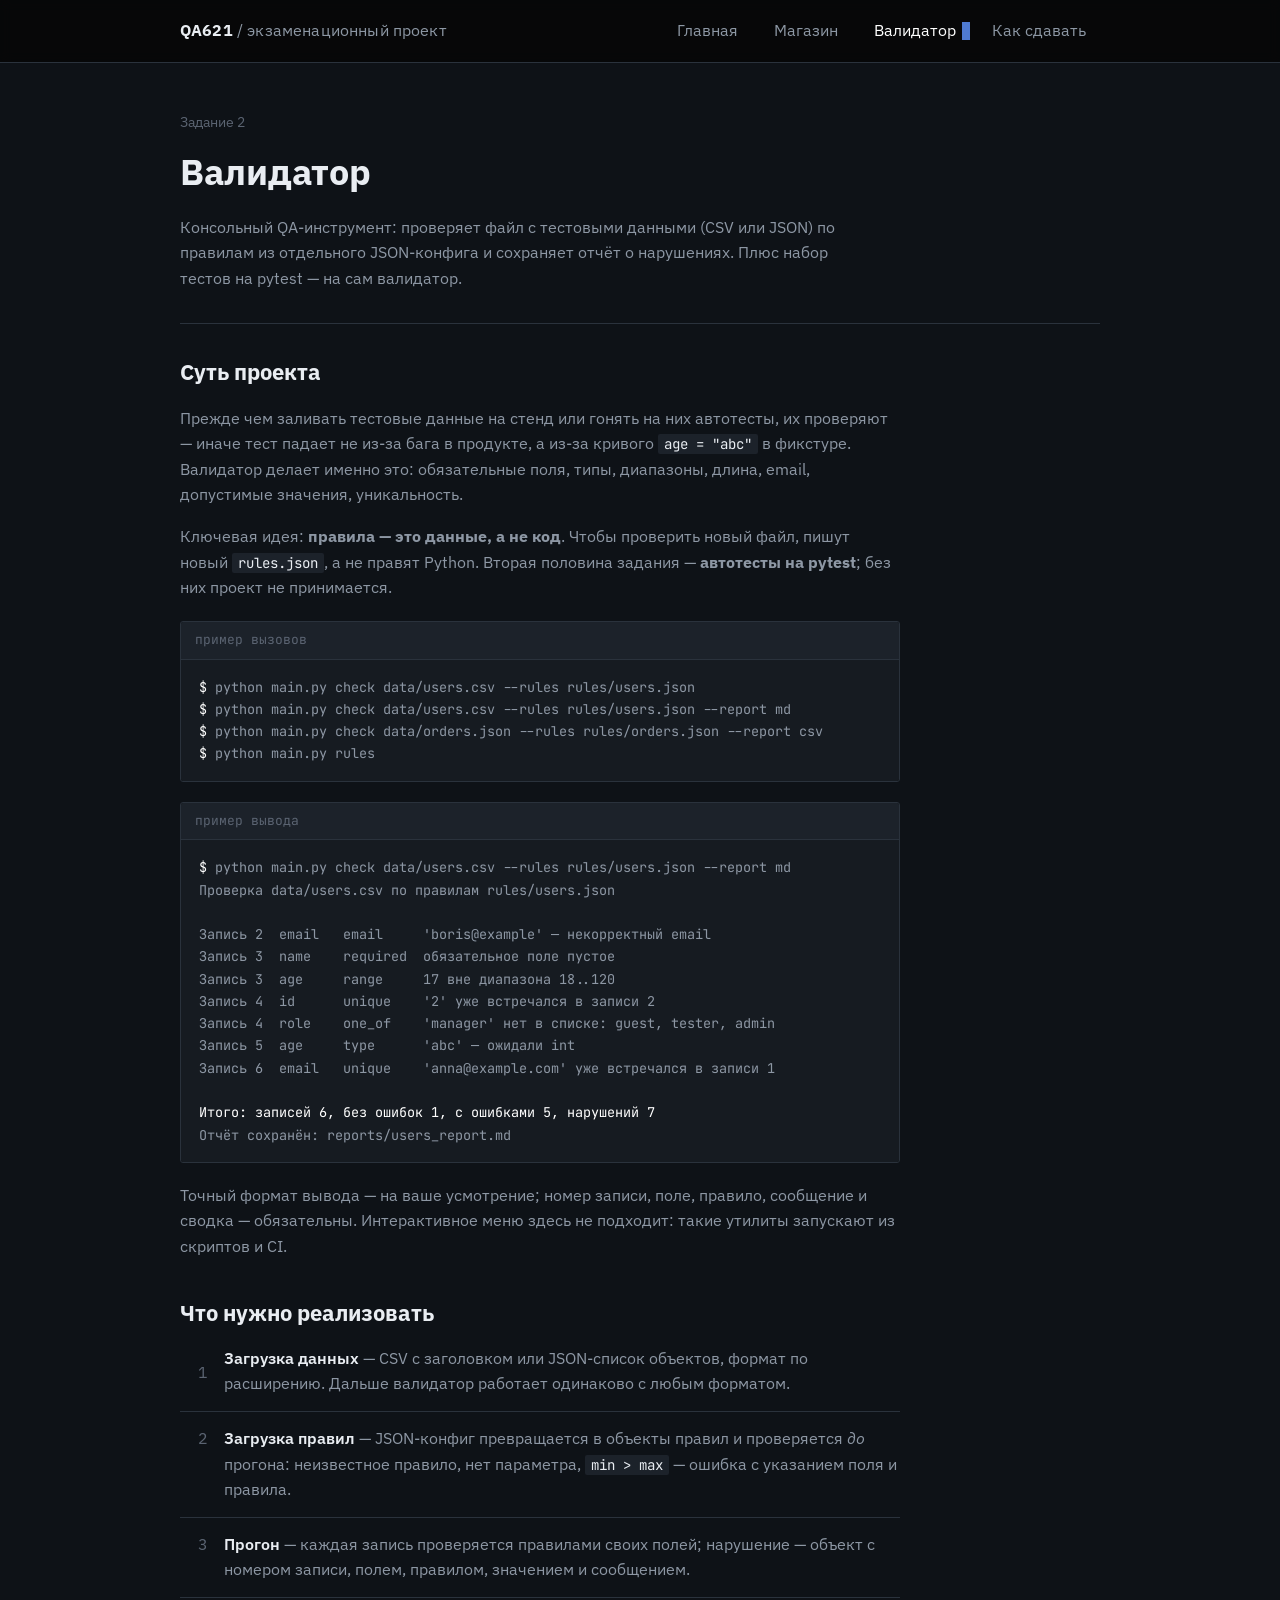
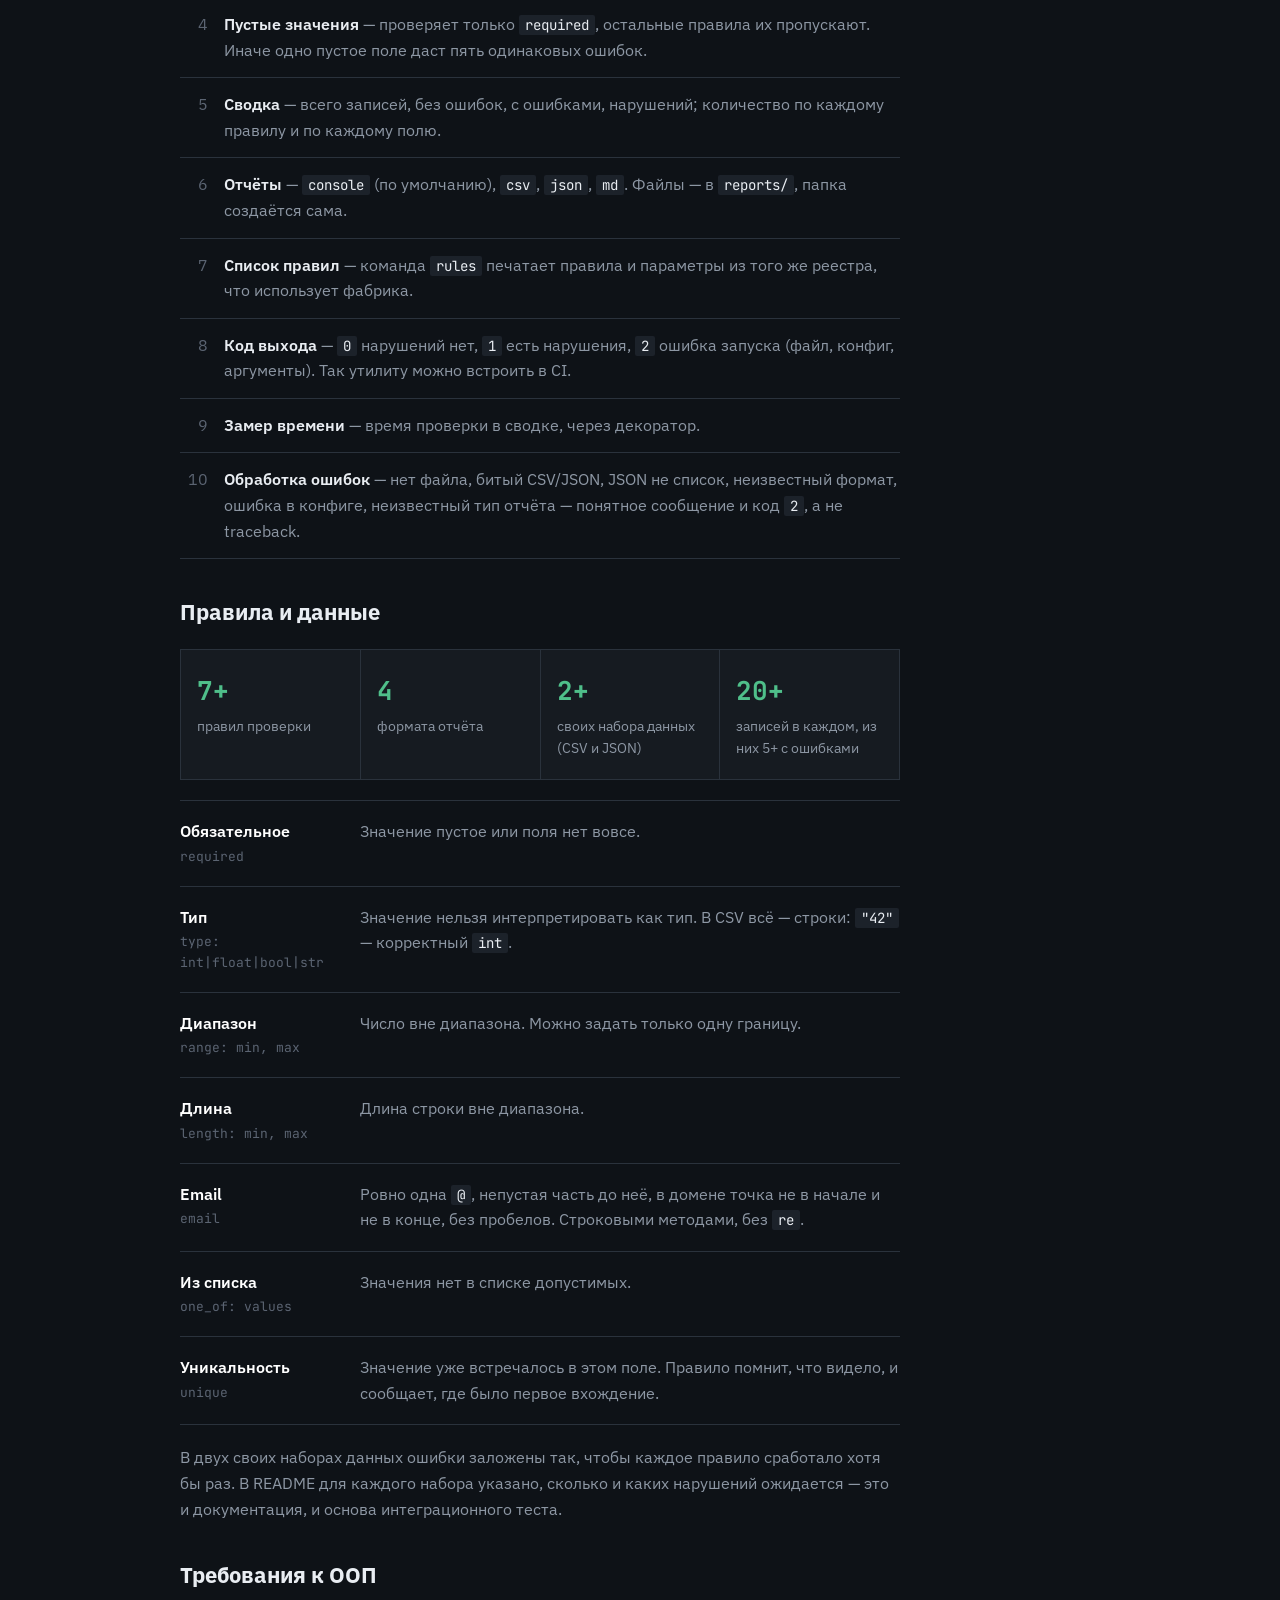
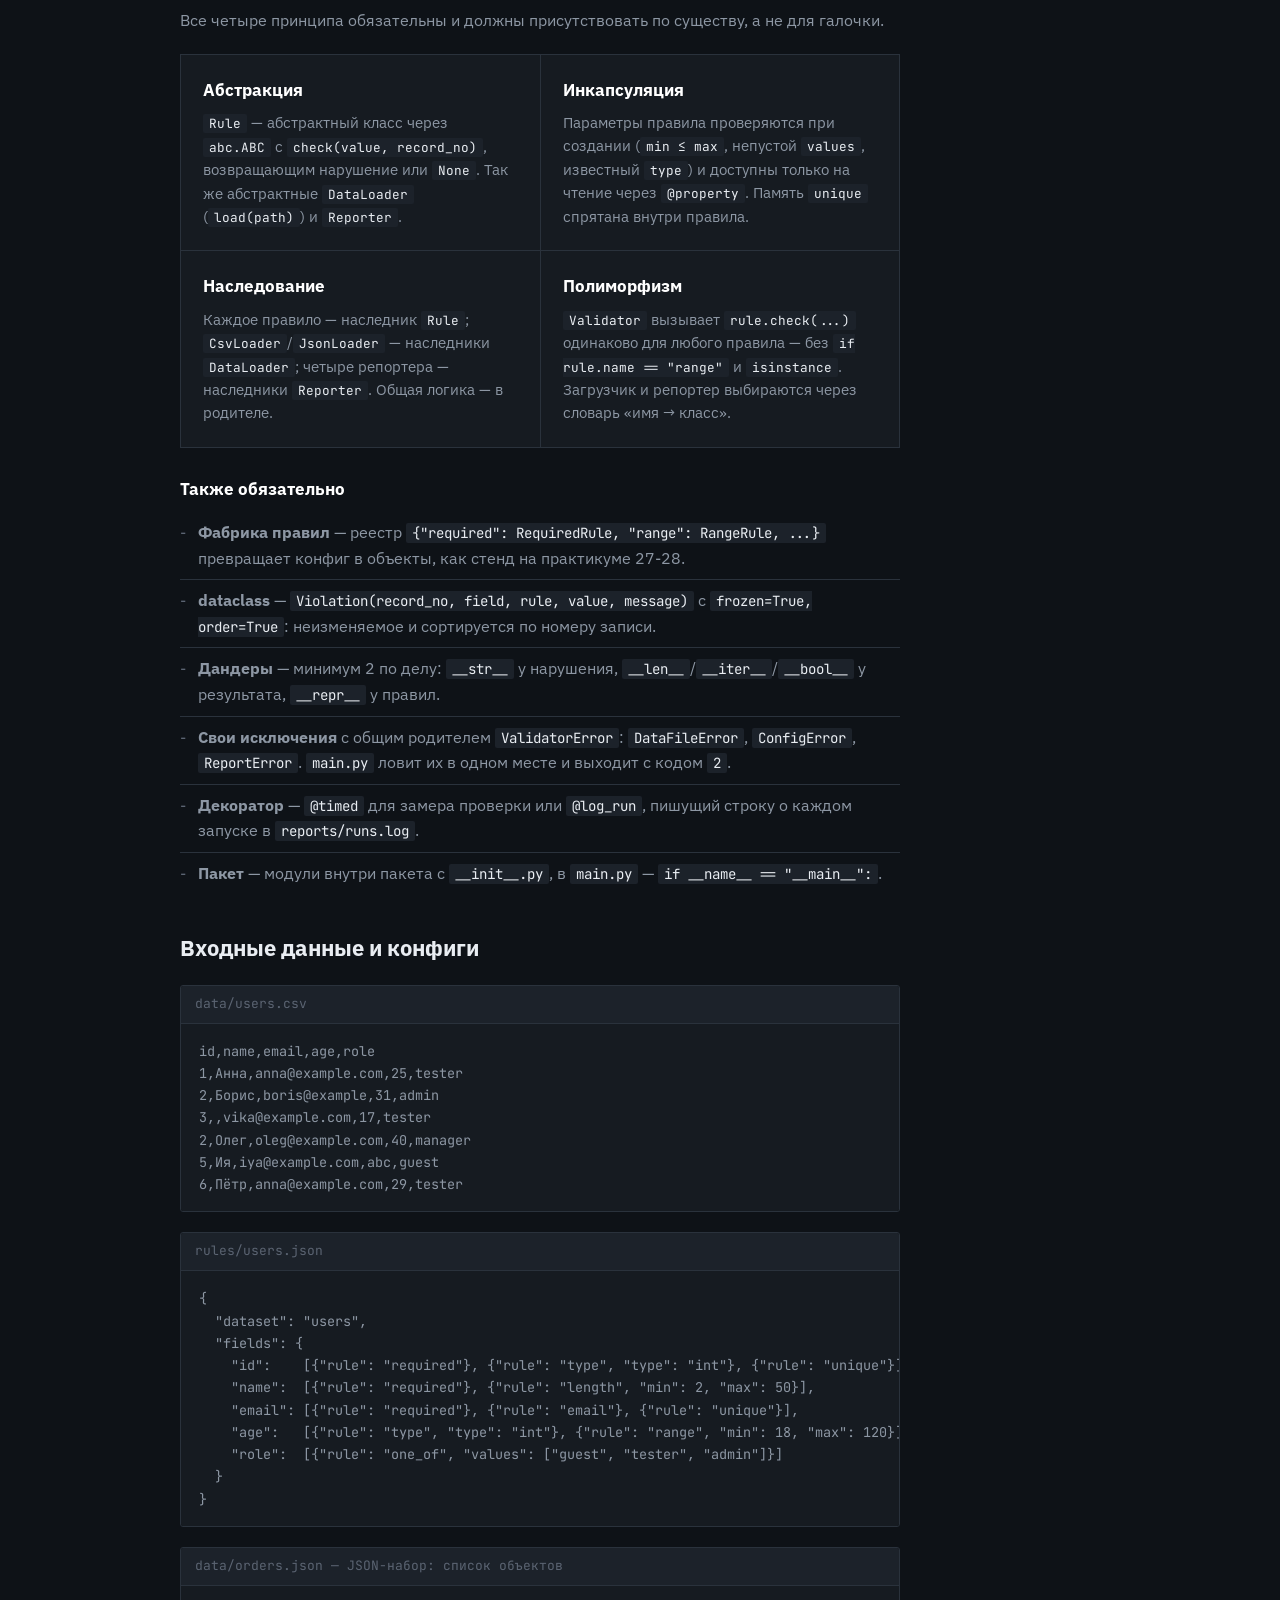
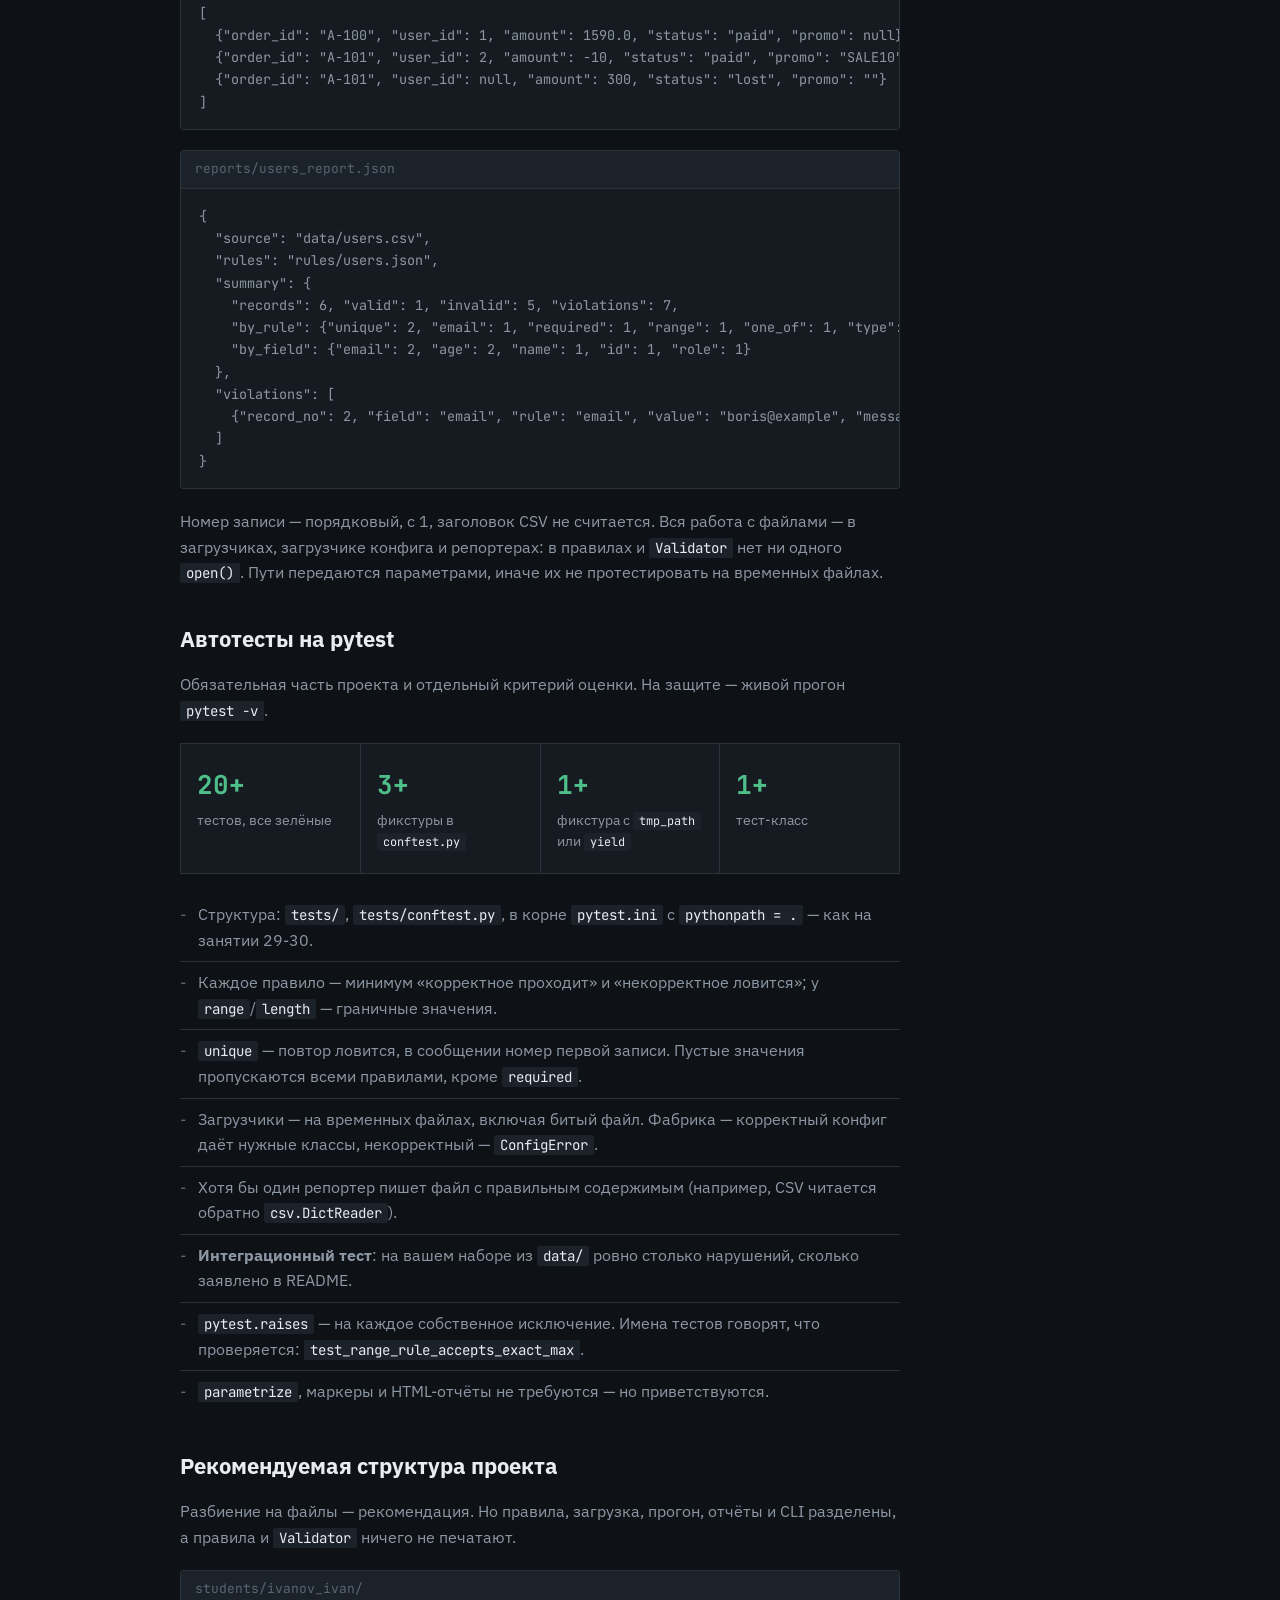
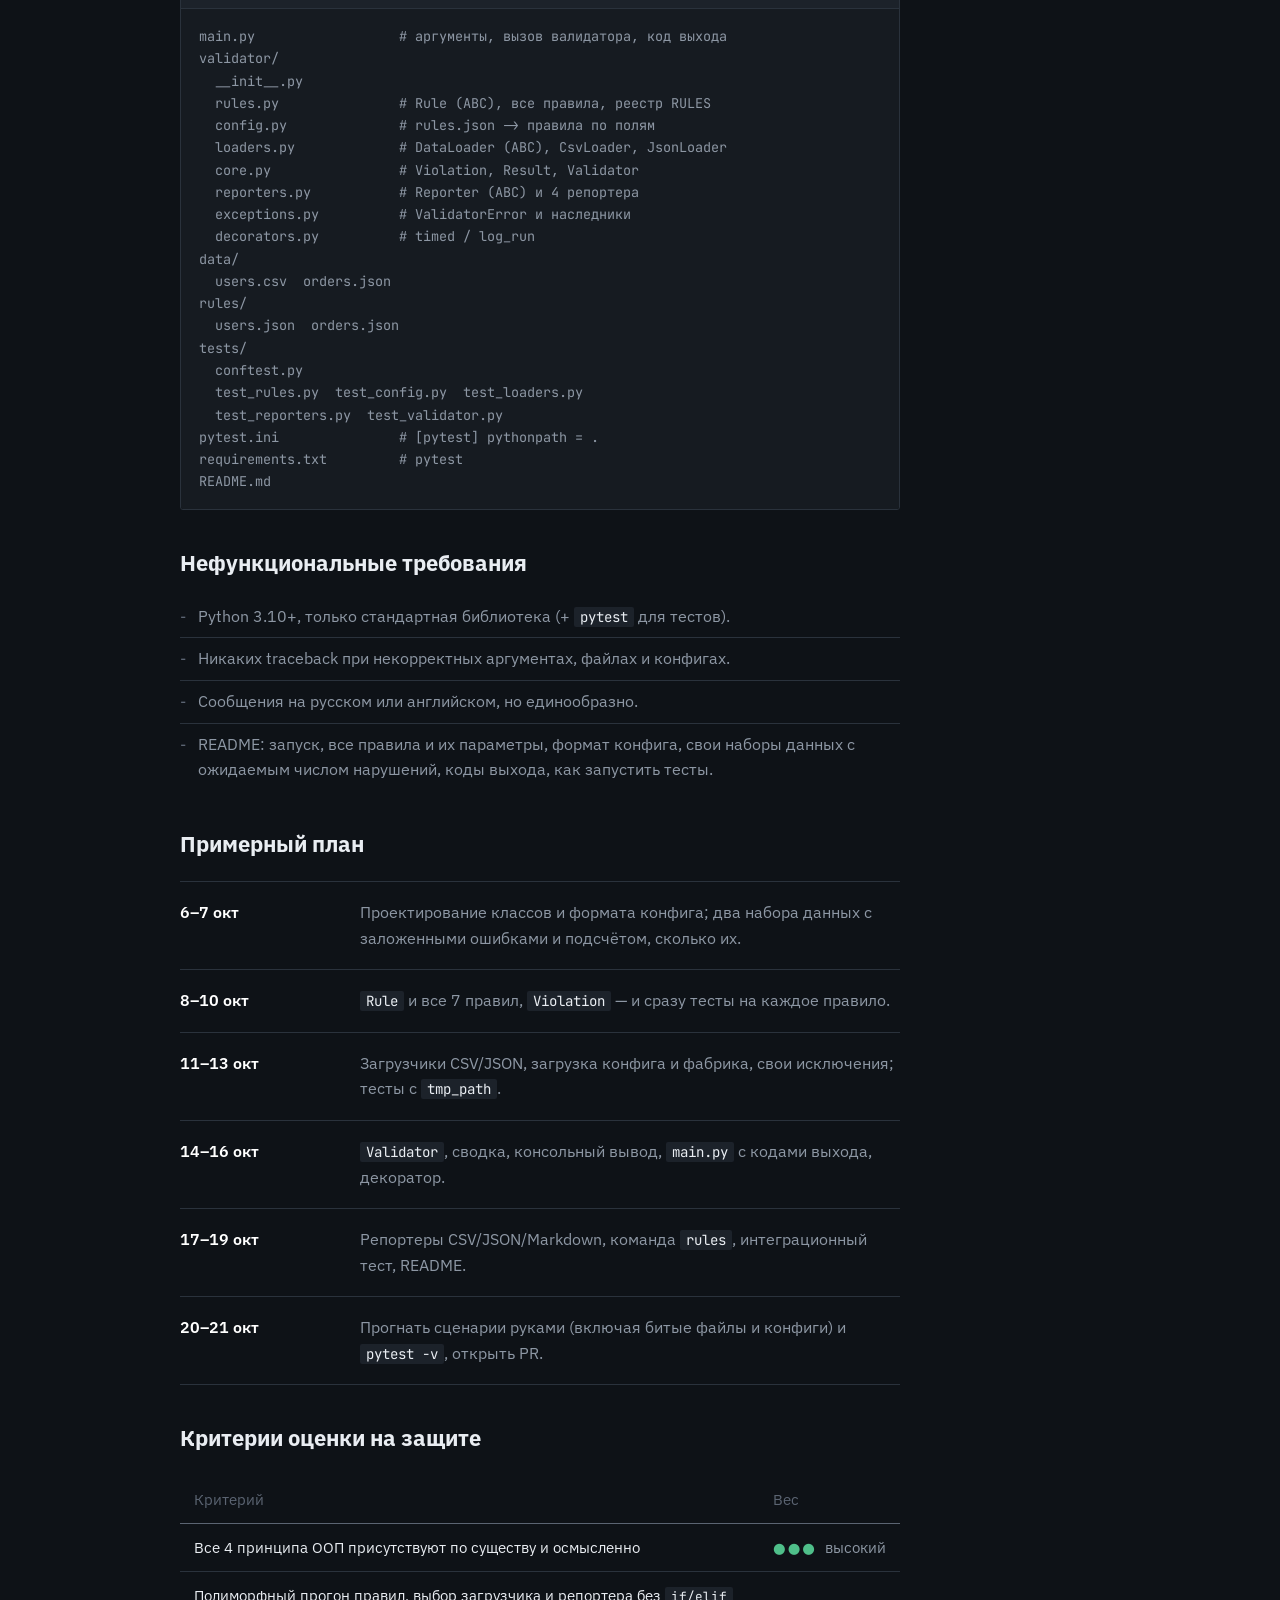
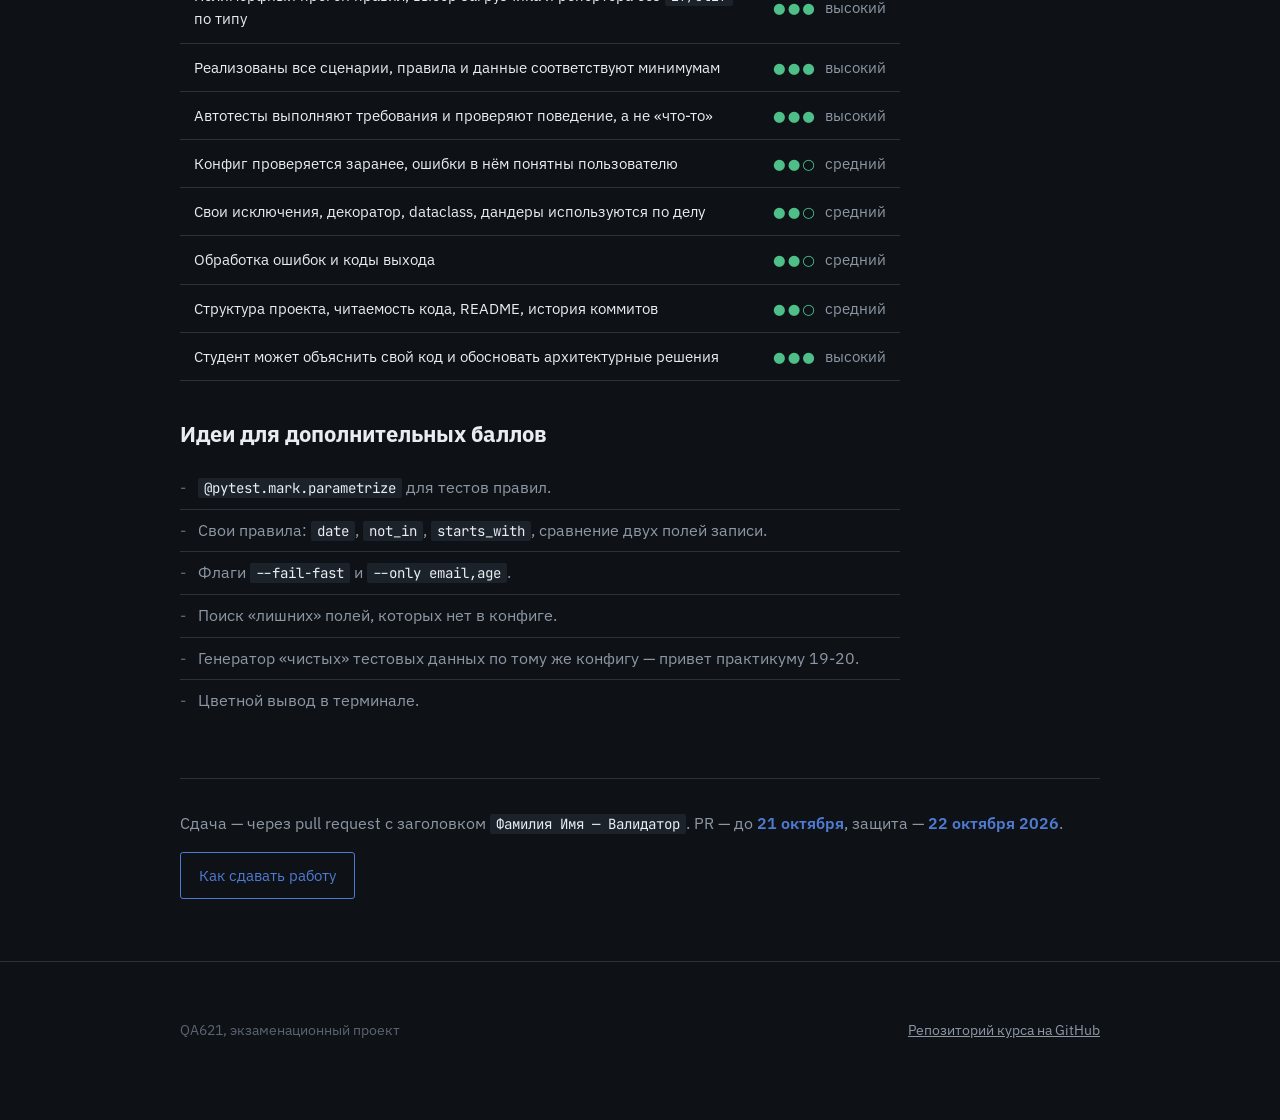
<file: docs/validator.html>
<!doctype html>
<html lang="ru">
<head>
  <meta charset="utf-8" />
  <meta name="viewport" content="width=device-width, initial-scale=1" />
  <title>Валидатор — QA621</title>
  <meta name="description" content="ТЗ: Валидатор — проверка тестовых данных CSV/JSON по правилам из конфига. Требования, ООП, отчёты, автотесты, критерии оценки." />
  <link rel="stylesheet" href="assets/style.css" />
</head>
<body class="page-validator">
  <header class="site-header">
    <div class="shell nav">
      <a class="nav-brand" href="index.html">QA621 <span class="dim">/ экзаменационный проект</span></a>
      <button class="nav-toggle" aria-expanded="false" aria-controls="nav-links" aria-label="Открыть меню"><span></span></button>
      <ul class="nav-links" id="nav-links">
        <li><a href="index.html">Главная</a></li>
        <li><a href="shop.html">Магазин</a></li>
        <li><a href="validator.html" aria-current="page">Валидатор</a></li>
        <li><a href="submission.html">Как сдавать</a></li>
      </ul>
    </div>
  </header>

  <div class="shell page-title">
    <p class="kicker">Задание 2</p>
    <h1>Валидатор</h1>
    <p>
      Консольный QA-инструмент: проверяет файл с тестовыми данными (CSV или
      JSON) по правилам из отдельного JSON-конфига и сохраняет отчёт о
      нарушениях. Плюс набор тестов на pytest — на сам валидатор.
    </p>
  </div>

  <main class="shell">
    <div class="prose">
      <section>
        <h2>Суть проекта</h2>
        <p>
          Прежде чем заливать тестовые данные на стенд или гонять на них
          автотесты, их проверяют — иначе тест падает не из-за бага в продукте,
          а из-за кривого <code>age = "abc"</code> в фикстуре. Валидатор делает
          именно это: обязательные поля, типы, диапазоны, длина, email,
          допустимые значения, уникальность.
        </p>
        <p>
          Ключевая идея: <strong>правила — это данные, а не код</strong>. Чтобы
          проверить новый файл, пишут новый <code>rules.json</code>, а не правят
          Python. Вторая половина задания — <strong>автотесты на pytest</strong>;
          без них проект не принимается.
        </p>
        <div class="code-block">
          <div class="tab">пример вызовов</div>
          <pre><span class="hl">$</span> python main.py check data/users.csv --rules rules/users.json
<span class="hl">$</span> python main.py check data/users.csv --rules rules/users.json --report md
<span class="hl">$</span> python main.py check data/orders.json --rules rules/orders.json --report csv
<span class="hl">$</span> python main.py rules</pre>
        </div>
        <div class="code-block">
          <div class="tab">пример вывода</div>
          <pre><span class="hl">$</span> python main.py check data/users.csv --rules rules/users.json --report md
Проверка data/users.csv по правилам rules/users.json

Запись 2  email   email     'boris@example' — некорректный email
Запись 3  name    required  обязательное поле пустое
Запись 3  age     range     17 вне диапазона 18..120
Запись 4  id      unique    '2' уже встречался в записи 2
Запись 4  role    one_of    'manager' нет в списке: guest, tester, admin
Запись 5  age     type      'abc' — ожидали int
Запись 6  email   unique    'anna@example.com' уже встречался в записи 1

<span class="hl">Итого: записей 6, без ошибок 1, с ошибками 5, нарушений 7</span>
Отчёт сохранён: reports/users_report.md</pre>
        </div>
        <p>Точный формат вывода — на ваше усмотрение; номер записи, поле, правило, сообщение и сводка — обязательны. Интерактивное меню здесь не подходит: такие утилиты запускают из скриптов и CI.</p>
      </section>

      <section>
        <h2>Что нужно реализовать</h2>
        <ol class="reqs">
          <li><strong>Загрузка данных</strong> — CSV с заголовком или JSON-список объектов, формат по расширению. Дальше валидатор работает одинаково с любым форматом.</li>
          <li><strong>Загрузка правил</strong> — JSON-конфиг превращается в объекты правил и проверяется <em>до</em> прогона: неизвестное правило, нет параметра, <code>min &gt; max</code> — ошибка с указанием поля и правила.</li>
          <li><strong>Прогон</strong> — каждая запись проверяется правилами своих полей; нарушение — объект с номером записи, полем, правилом, значением и сообщением.</li>
          <li><strong>Пустые значения</strong> — проверяет только <code>required</code>, остальные правила их пропускают. Иначе одно пустое поле даст пять одинаковых ошибок.</li>
          <li><strong>Сводка</strong> — всего записей, без ошибок, с ошибками, нарушений; количество по каждому правилу и по каждому полю.</li>
          <li><strong>Отчёты</strong> — <code>console</code> (по умолчанию), <code>csv</code>, <code>json</code>, <code>md</code>. Файлы — в <code>reports/</code>, папка создаётся сама.</li>
          <li><strong>Список правил</strong> — команда <code>rules</code> печатает правила и параметры из того же реестра, что использует фабрика.</li>
          <li><strong>Код выхода</strong> — <code>0</code> нарушений нет, <code>1</code> есть нарушения, <code>2</code> ошибка запуска (файл, конфиг, аргументы). Так утилиту можно встроить в CI.</li>
          <li><strong>Замер времени</strong> — время проверки в сводке, через декоратор.</li>
          <li><strong>Обработка ошибок</strong> — нет файла, битый CSV/JSON, JSON не список, неизвестный формат, ошибка в конфиге, неизвестный тип отчёта — понятное сообщение и код <code>2</code>, а не traceback.</li>
        </ol>
      </section>

      <section>
        <h2>Правила и данные</h2>
        <div class="stats">
          <div class="stat"><div class="n">7+</div><div class="label">правил проверки</div></div>
          <div class="stat"><div class="n">4</div><div class="label">формата отчёта</div></div>
          <div class="stat"><div class="n">2+</div><div class="label">своих набора данных (CSV и JSON)</div></div>
          <div class="stat"><div class="n">20+</div><div class="label">записей в каждом, из них 5+ с ошибками</div></div>
        </div>
        <dl class="dl">
          <div class="dl-row"><dt>Обязательное<span class="code">required</span></dt><dd>Значение пустое или поля нет вовсе.</dd></div>
          <div class="dl-row"><dt>Тип<span class="code">type: int|float|bool|str</span></dt><dd>Значение нельзя интерпретировать как тип. В CSV всё — строки: <code>"42"</code> — корректный <code>int</code>.</dd></div>
          <div class="dl-row"><dt>Диапазон<span class="code">range: min, max</span></dt><dd>Число вне диапазона. Можно задать только одну границу.</dd></div>
          <div class="dl-row"><dt>Длина<span class="code">length: min, max</span></dt><dd>Длина строки вне диапазона.</dd></div>
          <div class="dl-row"><dt>Email<span class="code">email</span></dt><dd>Ровно одна <code>@</code>, непустая часть до неё, в домене точка не в начале и не в конце, без пробелов. Строковыми методами, без <code>re</code>.</dd></div>
          <div class="dl-row"><dt>Из списка<span class="code">one_of: values</span></dt><dd>Значения нет в списке допустимых.</dd></div>
          <div class="dl-row"><dt>Уникальность<span class="code">unique</span></dt><dd>Значение уже встречалось в этом поле. Правило помнит, что видело, и сообщает, где было первое вхождение.</dd></div>
        </dl>
        <p>
          В двух своих наборах данных ошибки заложены так, чтобы каждое правило
          сработало хотя бы раз. В README для каждого набора указано, сколько
          и каких нарушений ожидается — это и документация, и основа
          интеграционного теста.
        </p>
      </section>

      <section>
        <h2>Требования к ООП</h2>
        <p>Все четыре принципа обязательны и должны присутствовать по существу, а не для галочки.</p>
        <div class="principles">
          <div class="principle">
            <h3>Абстракция</h3>
            <p><code>Rule</code> — абстрактный класс через <code>abc.ABC</code> с <code>check(value, record_no)</code>, возвращающим нарушение или <code>None</code>. Так же абстрактные <code>DataLoader</code> (<code>load(path)</code>) и <code>Reporter</code>.</p>
          </div>
          <div class="principle">
            <h3>Инкапсуляция</h3>
            <p>Параметры правила проверяются при создании (<code>min ≤ max</code>, непустой <code>values</code>, известный <code>type</code>) и доступны только на чтение через <code>@property</code>. Память <code>unique</code> спрятана внутри правила.</p>
          </div>
          <div class="principle">
            <h3>Наследование</h3>
            <p>Каждое правило — наследник <code>Rule</code>; <code>CsvLoader</code>/<code>JsonLoader</code> — наследники <code>DataLoader</code>; четыре репортера — наследники <code>Reporter</code>. Общая логика — в родителе.</p>
          </div>
          <div class="principle">
            <h3>Полиморфизм</h3>
            <p><code>Validator</code> вызывает <code>rule.check(...)</code> одинаково для любого правила — без <code>if rule.name == "range"</code> и <code>isinstance</code>. Загрузчик и репортер выбираются через словарь «имя → класс».</p>
          </div>
        </div>
        <h3>Также обязательно</h3>
        <ul class="plain">
          <li><strong>Фабрика правил</strong> — реестр <code>{"required": RequiredRule, "range": RangeRule, ...}</code> превращает конфиг в объекты, как стенд на практикуме 27-28.</li>
          <li><strong>dataclass</strong> — <code>Violation(record_no, field, rule, value, message)</code> с <code>frozen=True, order=True</code>: неизменяемое и сортируется по номеру записи.</li>
          <li><strong>Дандеры</strong> — минимум 2 по делу: <code>__str__</code> у нарушения, <code>__len__</code>/<code>__iter__</code>/<code>__bool__</code> у результата, <code>__repr__</code> у правил.</li>
          <li><strong>Свои исключения</strong> с общим родителем <code>ValidatorError</code>: <code>DataFileError</code>, <code>ConfigError</code>, <code>ReportError</code>. <code>main.py</code> ловит их в одном месте и выходит с кодом <code>2</code>.</li>
          <li><strong>Декоратор</strong> — <code>@timed</code> для замера проверки или <code>@log_run</code>, пишущий строку о каждом запуске в <code>reports/runs.log</code>.</li>
          <li><strong>Пакет</strong> — модули внутри пакета с <code>__init__.py</code>, в <code>main.py</code> — <code>if __name__ == "__main__":</code>.</li>
        </ul>
      </section>

      <section>
        <h2>Входные данные и конфиги</h2>
        <div class="code-block">
          <div class="tab">data/users.csv</div>
          <pre>id,name,email,age,role
1,Анна,anna@example.com,25,tester
2,Борис,boris@example,31,admin
3,,vika@example.com,17,tester
2,Олег,oleg@example.com,40,manager
5,Ия,iya@example.com,abc,guest
6,Пётр,anna@example.com,29,tester</pre>
        </div>
        <div class="code-block">
          <div class="tab">rules/users.json</div>
          <pre>{
  "dataset": "users",
  "fields": {
    "id":    [{"rule": "required"}, {"rule": "type", "type": "int"}, {"rule": "unique"}],
    "name":  [{"rule": "required"}, {"rule": "length", "min": 2, "max": 50}],
    "email": [{"rule": "required"}, {"rule": "email"}, {"rule": "unique"}],
    "age":   [{"rule": "type", "type": "int"}, {"rule": "range", "min": 18, "max": 120}],
    "role":  [{"rule": "one_of", "values": ["guest", "tester", "admin"]}]
  }
}</pre>
        </div>
        <div class="code-block">
          <div class="tab">data/orders.json — JSON-набор: список объектов</div>
          <pre>[
  {"order_id": "A-100", "user_id": 1, "amount": 1590.0, "status": "paid", "promo": null},
  {"order_id": "A-101", "user_id": 2, "amount": -10, "status": "paid", "promo": "SALE10"},
  {"order_id": "A-101", "user_id": null, "amount": 300, "status": "lost", "promo": ""}
]</pre>
        </div>
        <div class="code-block">
          <div class="tab">reports/users_report.json</div>
          <pre>{
  "source": "data/users.csv",
  "rules": "rules/users.json",
  "summary": {
    "records": 6, "valid": 1, "invalid": 5, "violations": 7,
    "by_rule": {"unique": 2, "email": 1, "required": 1, "range": 1, "one_of": 1, "type": 1},
    "by_field": {"email": 2, "age": 2, "name": 1, "id": 1, "role": 1}
  },
  "violations": [
    {"record_no": 2, "field": "email", "rule": "email", "value": "boris@example", "message": "некорректный email"}
  ]
}</pre>
        </div>
        <p>
          Номер записи — порядковый, с 1, заголовок CSV не считается. Вся работа
          с файлами — в загрузчиках, загрузчике конфига и репортерах: в правилах
          и <code>Validator</code> нет ни одного <code>open()</code>. Пути передаются
          параметрами, иначе их не протестировать на временных файлах.
        </p>
      </section>

      <section>
        <h2>Автотесты на pytest</h2>
        <p>Обязательная часть проекта и отдельный критерий оценки. На защите — живой прогон <code>pytest -v</code>.</p>
        <div class="stats">
          <div class="stat"><div class="n">20+</div><div class="label">тестов, все зелёные</div></div>
          <div class="stat"><div class="n">3+</div><div class="label">фикстуры в <code>conftest.py</code></div></div>
          <div class="stat"><div class="n">1+</div><div class="label">фикстура с <code>tmp_path</code> или <code>yield</code></div></div>
          <div class="stat"><div class="n">1+</div><div class="label">тест-класс</div></div>
        </div>
        <ul class="plain">
          <li>Структура: <code>tests/</code>, <code>tests/conftest.py</code>, в корне <code>pytest.ini</code> с <code>pythonpath = .</code> — как на занятии 29-30.</li>
          <li>Каждое правило — минимум «корректное проходит» и «некорректное ловится»; у <code>range</code>/<code>length</code> — граничные значения.</li>
          <li><code>unique</code> — повтор ловится, в сообщении номер первой записи. Пустые значения пропускаются всеми правилами, кроме <code>required</code>.</li>
          <li>Загрузчики — на временных файлах, включая битый файл. Фабрика — корректный конфиг даёт нужные классы, некорректный — <code>ConfigError</code>.</li>
          <li>Хотя бы один репортер пишет файл с правильным содержимым (например, CSV читается обратно <code>csv.DictReader</code>).</li>
          <li><strong>Интеграционный тест</strong>: на вашем наборе из <code>data/</code> ровно столько нарушений, сколько заявлено в README.</li>
          <li><code>pytest.raises</code> — на каждое собственное исключение. Имена тестов говорят, что проверяется: <code>test_range_rule_accepts_exact_max</code>.</li>
          <li><code>parametrize</code>, маркеры и HTML-отчёты не требуются — но приветствуются.</li>
        </ul>
      </section>

      <section>
        <h2>Рекомендуемая структура проекта</h2>
        <p>Разбиение на файлы — рекомендация. Но правила, загрузка, прогон, отчёты и CLI разделены, а правила и <code>Validator</code> ничего не печатают.</p>
        <div class="code-block">
          <div class="tab">students/ivanov_ivan/</div>
          <pre>main.py                  # аргументы, вызов валидатора, код выхода
validator/
  __init__.py
  rules.py               # Rule (ABC), все правила, реестр RULES
  config.py              # rules.json -> правила по полям
  loaders.py             # DataLoader (ABC), CsvLoader, JsonLoader
  core.py                # Violation, Result, Validator
  reporters.py           # Reporter (ABC) и 4 репортера
  exceptions.py          # ValidatorError и наследники
  decorators.py          # timed / log_run
data/
  users.csv  orders.json
rules/
  users.json  orders.json
tests/
  conftest.py
  test_rules.py  test_config.py  test_loaders.py
  test_reporters.py  test_validator.py
pytest.ini               # [pytest] pythonpath = .
requirements.txt         # pytest
README.md</pre>
        </div>
      </section>

      <section>
        <h2>Нефункциональные требования</h2>
        <ul class="plain">
          <li>Python 3.10+, только стандартная библиотека (+ <code>pytest</code> для тестов).</li>
          <li>Никаких traceback при некорректных аргументах, файлах и конфигах.</li>
          <li>Сообщения на русском или английском, но единообразно.</li>
          <li>README: запуск, все правила и их параметры, формат конфига, свои наборы данных с ожидаемым числом нарушений, коды выхода, как запустить тесты.</li>
        </ul>
      </section>

      <section>
        <h2>Примерный план</h2>
        <dl class="dl">
          <div class="dl-row"><dt>6–7 окт</dt><dd>Проектирование классов и формата конфига; два набора данных с заложенными ошибками и подсчётом, сколько их.</dd></div>
          <div class="dl-row"><dt>8–10 окт</dt><dd><code>Rule</code> и все 7 правил, <code>Violation</code> — и сразу тесты на каждое правило.</dd></div>
          <div class="dl-row"><dt>11–13 окт</dt><dd>Загрузчики CSV/JSON, загрузка конфига и фабрика, свои исключения; тесты с <code>tmp_path</code>.</dd></div>
          <div class="dl-row"><dt>14–16 окт</dt><dd><code>Validator</code>, сводка, консольный вывод, <code>main.py</code> с кодами выхода, декоратор.</dd></div>
          <div class="dl-row"><dt>17–19 окт</dt><dd>Репортеры CSV/JSON/Markdown, команда <code>rules</code>, интеграционный тест, README.</dd></div>
          <div class="dl-row"><dt>20–21 окт</dt><dd>Прогнать сценарии руками (включая битые файлы и конфиги) и <code>pytest -v</code>, открыть PR.</dd></div>
        </dl>
      </section>

      <section>
        <h2>Критерии оценки на защите</h2>
        <div class="table-wrap">
          <table class="criteria">
            <thead>
              <tr><th>Критерий</th><th>Вес</th></tr>
            </thead>
            <tbody>
              <tr><td>Все 4 принципа ООП присутствуют по существу и осмысленно</td><td class="weight"><span class="dots" aria-hidden="true">●●●</span>высокий</td></tr>
              <tr><td>Полиморфный прогон правил, выбор загрузчика и репортера без <code>if/elif</code> по типу</td><td class="weight"><span class="dots" aria-hidden="true">●●●</span>высокий</td></tr>
              <tr><td>Реализованы все сценарии, правила и данные соответствуют минимумам</td><td class="weight"><span class="dots" aria-hidden="true">●●●</span>высокий</td></tr>
              <tr><td>Автотесты выполняют требования и проверяют поведение, а не «что-то»</td><td class="weight"><span class="dots" aria-hidden="true">●●●</span>высокий</td></tr>
              <tr><td>Конфиг проверяется заранее, ошибки в нём понятны пользователю</td><td class="weight"><span class="dots" aria-hidden="true">●●○</span>средний</td></tr>
              <tr><td>Свои исключения, декоратор, dataclass, дандеры используются по делу</td><td class="weight"><span class="dots" aria-hidden="true">●●○</span>средний</td></tr>
              <tr><td>Обработка ошибок и коды выхода</td><td class="weight"><span class="dots" aria-hidden="true">●●○</span>средний</td></tr>
              <tr><td>Структура проекта, читаемость кода, README, история коммитов</td><td class="weight"><span class="dots" aria-hidden="true">●●○</span>средний</td></tr>
              <tr><td>Студент может объяснить свой код и обосновать архитектурные решения</td><td class="weight"><span class="dots" aria-hidden="true">●●●</span>высокий</td></tr>
            </tbody>
          </table>
        </div>
      </section>

      <section>
        <h2>Идеи для дополнительных баллов</h2>
        <ul class="plain">
          <li><code>@pytest.mark.parametrize</code> для тестов правил.</li>
          <li>Свои правила: <code>date</code>, <code>not_in</code>, <code>starts_with</code>, сравнение двух полей записи.</li>
          <li>Флаги <code>--fail-fast</code> и <code>--only email,age</code>.</li>
          <li>Поиск «лишних» полей, которых нет в конфиге.</li>
          <li>Генератор «чистых» тестовых данных по тому же конфигу — привет практикуму 19-20.</li>
          <li>Цветной вывод в терминале.</li>
        </ul>
      </section>
    </div>

    <div class="cta-footer">
      <p>Сдача — через pull request с заголовком <code>Фамилия Имя — Валидатор</code>. PR — до <strong>21 октября</strong>, защита — <strong>22 октября 2026</strong>.</p>
      <a class="btn" href="submission.html">Как сдавать работу</a>
    </div>
  </main>

  <footer class="site-footer">
    <div class="shell row">
      <span>QA621, экзаменационный проект</span>
      <a href="https://github.com/ZakharMarinin/QA621-Final-Project" target="_blank" rel="noopener">Репозиторий курса на GitHub</a>
    </div>
  </footer>

  <script src="assets/script.js"></script>
</body>
</html>
</file>
<file: docs/assets/style.css>
/* QA621 — exam project site
   Sans for reading, JetBrains Mono for anything that is code. Cool dark
   palette with two thematic accents: amber (Магазин) and green (Валидатор). */

@import url("https://fonts.googleapis.com/css2?family=IBM+Plex+Sans:wght@400;500;600;700&family=JetBrains+Mono:wght@400;500;700&display=swap");

:root {
  --bg: #0e1217;
  --surface: #161b21;
  --surface-2: #1c222a;
  --border: #2a323c;
  --text: #e9edf2;
  --text-dim: #8d97a4;
  --text-faint: #5b6472;
  --white: #ffffff;

  --accent: #4f7ad1;
  --accent-danger: #ef5a5a;
  --accent-shop: #e5a54b;
  --accent-check: #4fbf8a;
  --accent-page: var(--accent);

  --font-sans: "IBM Plex Sans", "Segoe UI", system-ui, sans-serif;
  --font-mono: "JetBrains Mono", ui-monospace, "SF Mono", Menlo, Consolas, monospace;

  --measure: 72ch;
  --radius: 3px;
  --ease: cubic-bezier(0.4, 0, 0.2, 1);
}

* {
  box-sizing: border-box;
}

html {
  background: var(--bg);
  color-scheme: dark;
}

body {
  margin: 0;
  background: var(--bg);
  color: var(--text);
  font-family: var(--font-sans);
  font-size: 16px;
  line-height: 1.6;
  -webkit-font-smoothing: antialiased;
  text-rendering: optimizeLegibility;
}

::selection {
  background: var(--accent);
  color: var(--bg);
}

a {
  color: var(--text);
}

a:focus-visible,
button:focus-visible,
[tabindex]:focus-visible {
  outline: 1px solid var(--text);
  outline-offset: 3px;
}

img {
  max-width: 100%;
}

code {
  font-family: var(--font-mono);
  background: var(--surface-2);
  padding: 1px 6px;
  border-radius: 2px;
  color: var(--text);
  font-size: 0.88em;
  overflow-wrap: anywhere;
}

/* ---------- layout shell ---------- */

.shell {
  max-width: 920px;
  margin: 0 auto;
  padding: 30px 0;
}

@media (max-width: 1000px) {
  .shell {
    padding: 30px 20px;
  }
}

/* ---------- nav ---------- */

.site-header {
  position: sticky;
  padding: 0 20px;
  top: 0;
  z-index: 100;
  background: rgba(6, 6, 6, 0.86);
  backdrop-filter: blur(6px);
  border-bottom: 1px solid var(--border);
}

.nav {
  display: flex;
  align-items: center;
  justify-content: space-between;
  gap: 16px;
  padding: 18px 0;
  flex-wrap: wrap;
}

.nav-brand {
  font-weight: 700;
  letter-spacing: 0.01em;
  text-decoration: none;
  color: var(--text);
  white-space: nowrap;
}

.nav-brand .dim {
  color: var(--text-dim);
  font-weight: 400;
}

.nav-links {
  display: flex;
  gap: 22px;
  list-style: none;
  margin: 0;
  padding: 0;
}

.nav-links a {
  position: relative;
  text-decoration: none;
  color: var(--text-dim);
  padding-right: 14px;
  transition: color 0.2s var(--ease);
}

.nav-links a::after {
  content: "";
  position: absolute;
  right: 0;
  top: 0.15em;
  width: 8px;
  height: 1.1em;
  background: var(--accent);
  opacity: 0;
  transition: opacity 0.2s var(--ease);
}

.nav-links a:hover {
  color: var(--text);
}

.nav-links a[aria-current="page"] {
  color: var(--white);
}

.nav-links a[aria-current="page"]::after {
  opacity: 1;
  animation: caret-blink 1.1s steps(1) infinite;
}

@keyframes caret-blink {
  0% { opacity: 0; }
  2%, 48% { opacity: 1; }
  52%, 100% { opacity: 0; }
}

@media (prefers-reduced-motion: reduce) {
  .nav-links a[aria-current="page"]::after {
    animation: none;
    opacity: 1;
  }
}

/* ---------- nav: mobile hamburger ---------- */

.nav-toggle {
  display: none;
  position: relative;
  width: 38px;
  height: 34px;
  padding: 0;
  background: transparent;
  border: 1px solid var(--border);
  border-radius: var(--radius);
  cursor: pointer;
}

.nav-toggle span,
.nav-toggle::before,
.nav-toggle::after {
  content: "";
  position: absolute;
  left: 9px;
  right: 9px;
  height: 1.5px;
  background: var(--text);
  transition: transform 0.2s var(--ease), opacity 0.2s var(--ease);
}

.nav-toggle::before { top: 13px; }
.nav-toggle span { top: 16.5px; }
.nav-toggle::after { top: 20px; }

.nav-toggle[aria-expanded="true"]::before {
  transform: translateY(3.5px) rotate(45deg);
}

.nav-toggle[aria-expanded="true"]::after {
  transform: translateY(-3.5px) rotate(-45deg);
}

.nav-toggle[aria-expanded="true"] span {
  opacity: 0;
}

@media (max-width: 1000px) {
  .nav-toggle {
    display: block;
  }

  .nav-links {
    display: none;
    position: absolute;
    left: 0;
    right: 0;
    top: 100%;
    flex-direction: column;
    gap: 0;
    background: var(--bg);
    border-bottom: 1px solid var(--border);
    padding: 6px 0;
  }

  .nav-links.open {
    display: flex;
  }

  .nav-links a {
    display: block;
    padding: 14px 24px;
  }

  .nav-links a::after {
    right: 24px;
  }
}

/* ---------- hero / terminal ---------- */

.hero {
  padding: 64px 0 48px;
  border-bottom: 1px solid var(--border);
}

.terminal {
  background: var(--surface);
  border: 1px solid var(--border);
  border-radius: var(--radius);
  padding: 20px 22px;
  margin-bottom: 36px;
  font-family: var(--font-mono);
  font-size: 14.5px;
  line-height: 1.7;
  overflow-x: auto;
}

.terminal .line {
  white-space: pre;
}

.terminal .prompt {
  color: var(--text-dim);
}

.terminal .out {
  color: var(--white);
}

.terminal .pass {
  color: var(--accent-check);
}

body.page-shop {
  --accent-page: var(--accent-shop);
}

body.page-validator {
  --accent-page: var(--accent-check);
}

.terminal .type-cmd {
  display: inline-block;
  overflow: hidden;
  white-space: nowrap;
  vertical-align: bottom;
  width: 0;
  animation: type-reveal linear forwards;
  animation-duration: calc(var(--n, 10) * 45ms);
  animation-timing-function: steps(var(--n, 10), end);
  animation-delay: var(--d, 0s);
  animation-fill-mode: both;
}

@keyframes type-reveal {
  to { width: calc(var(--n, 10) * 1ch); }
}

.terminal .type-out {
  opacity: 0;
  animation: fade-in 0.3s ease-out forwards;
  animation-delay: var(--d, 0s);
}

@keyframes fade-in {
  to { opacity: 1; }
}

.terminal .caret {
  display: inline-block;
  width: 0.55em;
  height: 1em;
  background: var(--accent);
  vertical-align: -0.15em;
  margin-left: 2px;
  animation: caret-blink 1.1s steps(1) infinite;
  animation-delay: var(--d, 0s);
  animation-fill-mode: backwards;
}

@media (prefers-reduced-motion: reduce) {
  .terminal .caret,
  .terminal .type-cmd,
  .terminal .type-out {
    animation: none !important;
    width: auto !important;
    opacity: 1 !important;
  }
}

.hero h1 {
  font-size: clamp(28px, 4.4vw, 42px);
  line-height: 1.25;
  font-weight: 700;
  margin: 0 0 18px;
  max-width: 22ch;
}

.hero p {
  color: var(--text-dim);
  max-width: 62ch;
  margin: 0;
}

/* ---------- project cards (home) ---------- */

.grid-2 {
  display: grid;
  grid-template-columns: 1fr 1fr;
  gap: 20px;
}

@media (max-width: 1000px) {
  .grid-2 {
    grid-template-columns: 1fr;
  }
}

.card {
  display: flex;
  flex-direction: column;
  border: 1px solid var(--border);
  border-radius: var(--radius);
  padding: 26px;
  text-decoration: none;
  color: var(--text);
  background: var(--surface);
  transition: border-color 0.2s var(--ease), transform 0.2s var(--ease);
}

.card:hover {
  border-color: var(--text-dim);
  transform: translateY(-2px);
}

.card.shop:hover {
  border-color: var(--accent-shop);
}

.card.validator:hover {
  border-color: var(--accent-check);
}

.card h3 {
  margin: 0 0 8px;
  font-size: 19px;
}

.card .tagline {
  color: var(--text-dim);
  margin: 0 0 18px;
}

.card .meta {
  margin-top: auto;
  padding-top: 16px;
  border-top: 1px solid var(--border);
  color: var(--text-faint);
  font-size: 13.5px;
}

.card .go {
  display: inline-block;
  margin-top: 16px;
  font-weight: 600;
}

.card .go::after {
  content: "";
  display: inline-block;
  width: 6px;
  height: 6px;
  margin-left: 6px;
  background: var(--text-dim);
  transition: background 0.2s var(--ease);
}

.card.shop:hover .go::after {
  background: var(--accent-shop);
}

.card.validator:hover .go::after {
  background: var(--accent-check);
}

/* receipt lines — shop card personality: lines of a receipt, total lights up */
.receipt {
  display: flex;
  flex-direction: column;
  gap: 5px;
  margin-top: 14px;
}

.receipt span {
  height: 3px;
  background: var(--border);
  position: relative;
  overflow: hidden;
}

.receipt span:nth-child(1) { width: 78%; }
.receipt span:nth-child(2) { width: 64%; }
.receipt span:nth-child(3) { width: 71%; }
.receipt span:nth-child(4) { width: 100%; height: 4px; margin-top: 3px; }

.receipt span::after {
  content: "";
  position: absolute;
  inset: 0;
  background: var(--text-dim);
  transform: scaleX(0);
  transform-origin: left;
  transition: transform 0.4s var(--ease);
}

.receipt span:nth-child(4)::after {
  background: var(--accent-shop);
}

.card:hover .receipt span::after {
  transform: scaleX(1);
}

.receipt span:nth-child(2)::after { transition-delay: 0.07s; }
.receipt span:nth-child(3)::after { transition-delay: 0.14s; }
.receipt span:nth-child(4)::after { transition-delay: 0.26s; }

/* check cells — validator card personality: a row of records, two fail */
.checks {
  display: flex;
  gap: 4px;
  margin-top: 14px;
}

.checks span {
  height: 10px;
  flex: 1;
  background: var(--border);
  transition: background 0.25s var(--ease);
}

.card:hover .checks span {
  background: var(--accent-check);
}

.card:hover .checks span.bad {
  background: var(--accent-danger);
}

.checks span:nth-child(2) { transition-delay: 0.04s; }
.checks span:nth-child(3) { transition-delay: 0.08s; }
.checks span:nth-child(4) { transition-delay: 0.12s; }
.checks span:nth-child(5) { transition-delay: 0.16s; }
.checks span:nth-child(6) { transition-delay: 0.2s; }
.checks span:nth-child(7) { transition-delay: 0.24s; }
.checks span:nth-child(8) { transition-delay: 0.28s; }
.checks span:nth-child(9) { transition-delay: 0.32s; }
.checks span:nth-child(10) { transition-delay: 0.36s; }

@media (prefers-reduced-motion: reduce) {
  .receipt span::after,
  .checks span {
    transition: none;
  }
}

/* ---------- buttons ---------- */

.btn {
  display: inline-block;
  padding: 11px 18px;
  border: 1px solid var(--accent);
  border-radius: var(--radius);
  color: var(--accent);
  text-decoration: none;
  background: transparent;
  transition: background 0.15s var(--ease), color 0.15s var(--ease);
  font-family: inherit;
  font-size: 14.5px;
  cursor: pointer;
}

.btn:hover {
  background: var(--accent);
  color: var(--bg);
}

/* ---------- prose / page body ---------- */

main {
  padding: 48px 0 80px;
}

.prose {
  max-width: var(--measure);
}

.prose section {
  margin-bottom: 35px;
}

.prose h2 {
  font-size: 22px;
  margin: 56px 0 16px;
  border-top: 1px solid var(--border);
  padding-top: 32px;
}

.prose section:first-of-type h2,
.prose h2:first-child {
  margin-top: 0;
  border-top: none;
  padding-top: 0;
}

.prose h3 {
  font-size: 16.5px;
  margin: 28px 0 10px;
  color: var(--white);
}

.prose p {
  color: var(--text-dim);
  max-width: var(--measure);
}

.prose p + p {
  margin-top: 14px;
}

.page-title {
  padding: 48px 0 32px;
  border-bottom: 1px solid var(--border);
}

.page-title .kicker {
  color: var(--text-faint);
  margin: 0 0 10px;
  font-size: 14px;
}

.page-title h1 {
  font-size: clamp(26px, 4vw, 36px);
  margin: 0 0 14px;
}

.page-title p {
  color: var(--text-dim);
  max-width: 68ch;
  margin: 0;
}

/* requirement list — real sequence, native numbering */
ol.reqs {
  list-style: none;
  counter-reset: req;
  margin: 0;
  padding: 0;
}

ol.reqs li {
  counter-increment: req;
  position: relative;
  padding: 14px 0 14px 44px;
  border-bottom: 1px solid var(--border);
  color: var(--text-dim);
}

ol.reqs li:first-child {
  padding-top: 0;
}

ol.reqs li::before {
  content: counter(req);
  position: absolute;
  left: 0;
  top: 14px;
  color: var(--text-faint);
  width: 28px;
  text-align: right;
}

ol.reqs li strong {
  color: var(--text);
  font-weight: 600;
}

ul.plain {
  list-style: none;
  margin: 0;
  padding: 0;
}

ul.plain li {
  position: relative;
  padding: 8px 0 8px 18px;
  color: var(--text-dim);
  border-bottom: 1px solid var(--border);
}

ul.plain li:last-child {
  border-bottom: none;
}

ul.plain li::before {
  content: "-";
  position: absolute;
  left: 0;
  color: var(--text-faint);
}

/* ---------- 4 OOP principles grid ---------- */

.principles {
  display: grid;
  grid-template-columns: 1fr 1fr;
  gap: 1px;
  background: var(--border);
  border: 1px solid var(--border);
  margin: 20px 0;
}

@media (max-width: 1000px) {
  .principles {
    grid-template-columns: 1fr;
  }
}

.principle {
  background: var(--surface);
  padding: 22px;
}

.principle h3 {
  margin: 0 0 8px;
}

.principle p {
  margin: 0;
  color: var(--text-dim);
  font-size: 14.5px;
}

/* ---------- taxonomy (species / definitions) ---------- */

.dl {
  border-top: 1px solid var(--border);
  margin: 20px 0;
}

.dl-row {
  display: grid;
  grid-template-columns: 160px 1fr;
  gap: 20px;
  padding: 18px 0;
  border-bottom: 1px solid var(--border);
}

@media (max-width: 1000px) {
  .dl-row {
    grid-template-columns: 1fr;
    gap: 6px;
  }
}

.dl-row dt {
  font-weight: 600;
  color: var(--white);
}

.dl-row dt .code {
  display: block;
  color: var(--text-faint);
  font-family: var(--font-mono);
  font-weight: 400;
  font-size: 13px;
  margin-top: 2px;
}

.dl-row dd {
  margin: 0;
  color: var(--text-dim);
}

/* ---------- world minimums (stat blocks) ---------- */

.stats {
  display: grid;
  grid-template-columns: repeat(4, 1fr);
  gap: 1px;
  background: var(--border);
  border: 1px solid var(--border);
  margin: 20px 0;
}

@media (max-width: 1000px) {
  .stats {
    grid-template-columns: 1fr 1fr;
  }
}

.stat {
  background: var(--surface);
  padding: 20px 16px;
}

.stat .n {
  font-size: 26px;
  font-weight: 700;
  font-family: var(--font-mono);
  color: var(--accent-page);
}

.stat .label {
  color: var(--text-dim);
  font-size: 13.5px;
  margin-top: 4px;
}

/* ---------- code / schema / tree blocks ---------- */

.code-block {
  margin: 20px 0;
  border: 1px solid var(--border);
  border-radius: var(--radius);
  overflow: hidden;
}

.code-block .tab {
  padding: 8px 14px;
  border-bottom: 1px solid var(--border);
  color: var(--text-faint);
  font-family: var(--font-mono);
  font-size: 13px;
  background: var(--surface-2);
}

.code-block pre {
  margin: 0;
  padding: 16px 18px;
  overflow-x: auto;
  background: var(--surface);
  font-family: var(--font-mono);
  font-size: 13.5px;
  line-height: 1.65;
  color: var(--text-dim);
}

.code-block pre .hl {
  color: var(--white);
}

/* ---------- criteria table ---------- */

.table-wrap {
  overflow-x: auto;
  margin: 20px 0;
}

table.criteria {
  width: 100%;
  border-collapse: collapse;
  font-size: 14.5px;
}

table.criteria th,
table.criteria td {
  text-align: left;
  padding: 12px 14px;
  border-bottom: 1px solid var(--border);
}

table.criteria th {
  color: var(--text-faint);
  font-weight: 400;
  border-bottom: 1px solid var(--text-faint);
}

table.criteria td:first-child {
  color: var(--text);
}

.weight {
  white-space: nowrap;
  color: var(--text-dim);
}

.weight .dots {
  letter-spacing: 2px;
  color: var(--accent-page);
  margin-right: 8px;
}

/* ---------- callout ---------- */

.callout {
  border: 1px solid var(--border);
  border-left: 3px solid var(--text);
  border-radius: var(--radius);
  padding: 16px 18px;
  margin: 35px 0;
  color: var(--text-dim);
  background: var(--surface);
}

.callout strong {
  color: var(--accent);
}

/* ---------- submission steps ---------- */

.steps {
  counter-reset: step;
  padding: 25px;
  border: 1px solid var(--accent-danger);
  border-radius: 12px;
}

.step {
  counter-increment: step;
  position: relative;
  padding: 20px 0 20px 52px;
  border-bottom: 1px solid var(--border);
}

.step::before {
  content: counter(step);
  position: absolute;
  left: 0;
  top: 20px;
  width: 34px;
  height: 34px;
  border: 1px solid var(--border);
  border-radius: 50%;
  display: flex;
  align-items: center;
  justify-content: center;
  color: var(--text-dim);
  font-size: 13px;
}

.step h3 {
  margin: 0 0 6px;
  font-size: 15.5px;
  color: var(--white);
}

.step p {
  margin: 0;
  color: var(--text-dim);
}

.step p strong {
  color: var(--accent);
  font-weight: 600;
}

@media (min-width: 1000px) {
  .steps {
    min-width: 920px;
  }

  .callout {
    min-width: 920px;
  }
}

/* ---------- footer ---------- */

.cta-footer {
  margin-top: 56px;
  padding: 32px 0;
  border-top: 1px solid var(--border);
  display: flex;
  align-items: center;
  justify-content: space-between;
  gap: 16px;
  flex-wrap: wrap;
}

.cta-footer p {
  margin: 0;
  color: var(--text-dim);
}

.cta-footer p strong {
  color: var(--accent);
  font-weight: 600;
}

.site-footer {
  border-top: 1px solid var(--border);
  padding: 28px 0 48px;
  color: var(--text-faint);
  font-size: 13.5px;
}

.site-footer a {
  color: var(--text-dim);
}

.site-footer .row {
  display: flex;
  justify-content: space-between;
  gap: 16px;
  flex-wrap: wrap;
}

/* ---------- mobile rhythm ---------- */

@media (max-width: 1000px) {
  .hero {
    padding: 36px 20px 32px;
  }

  .hero h1 {
    max-width: none;
  }

  .page-title {
    padding: 28px 20px 24px;
  }

  main {
    padding: 32px 20px 56px;
  }

  .card {
    padding: 22px;
  }

  .prose h2 {
    margin: 40px 0 14px;
    padding: 24px 0 0;
  }

  .principle,
  .dl-row,
  .stat {
    padding: 18px;
  }

  .step {
    padding-left: 46px;
  }

  .step::before {
    width: 30px;
    height: 30px;
  }

  .cta-footer {
    flex-direction: column;
    align-items: flex-start;
  }
}
</file>
